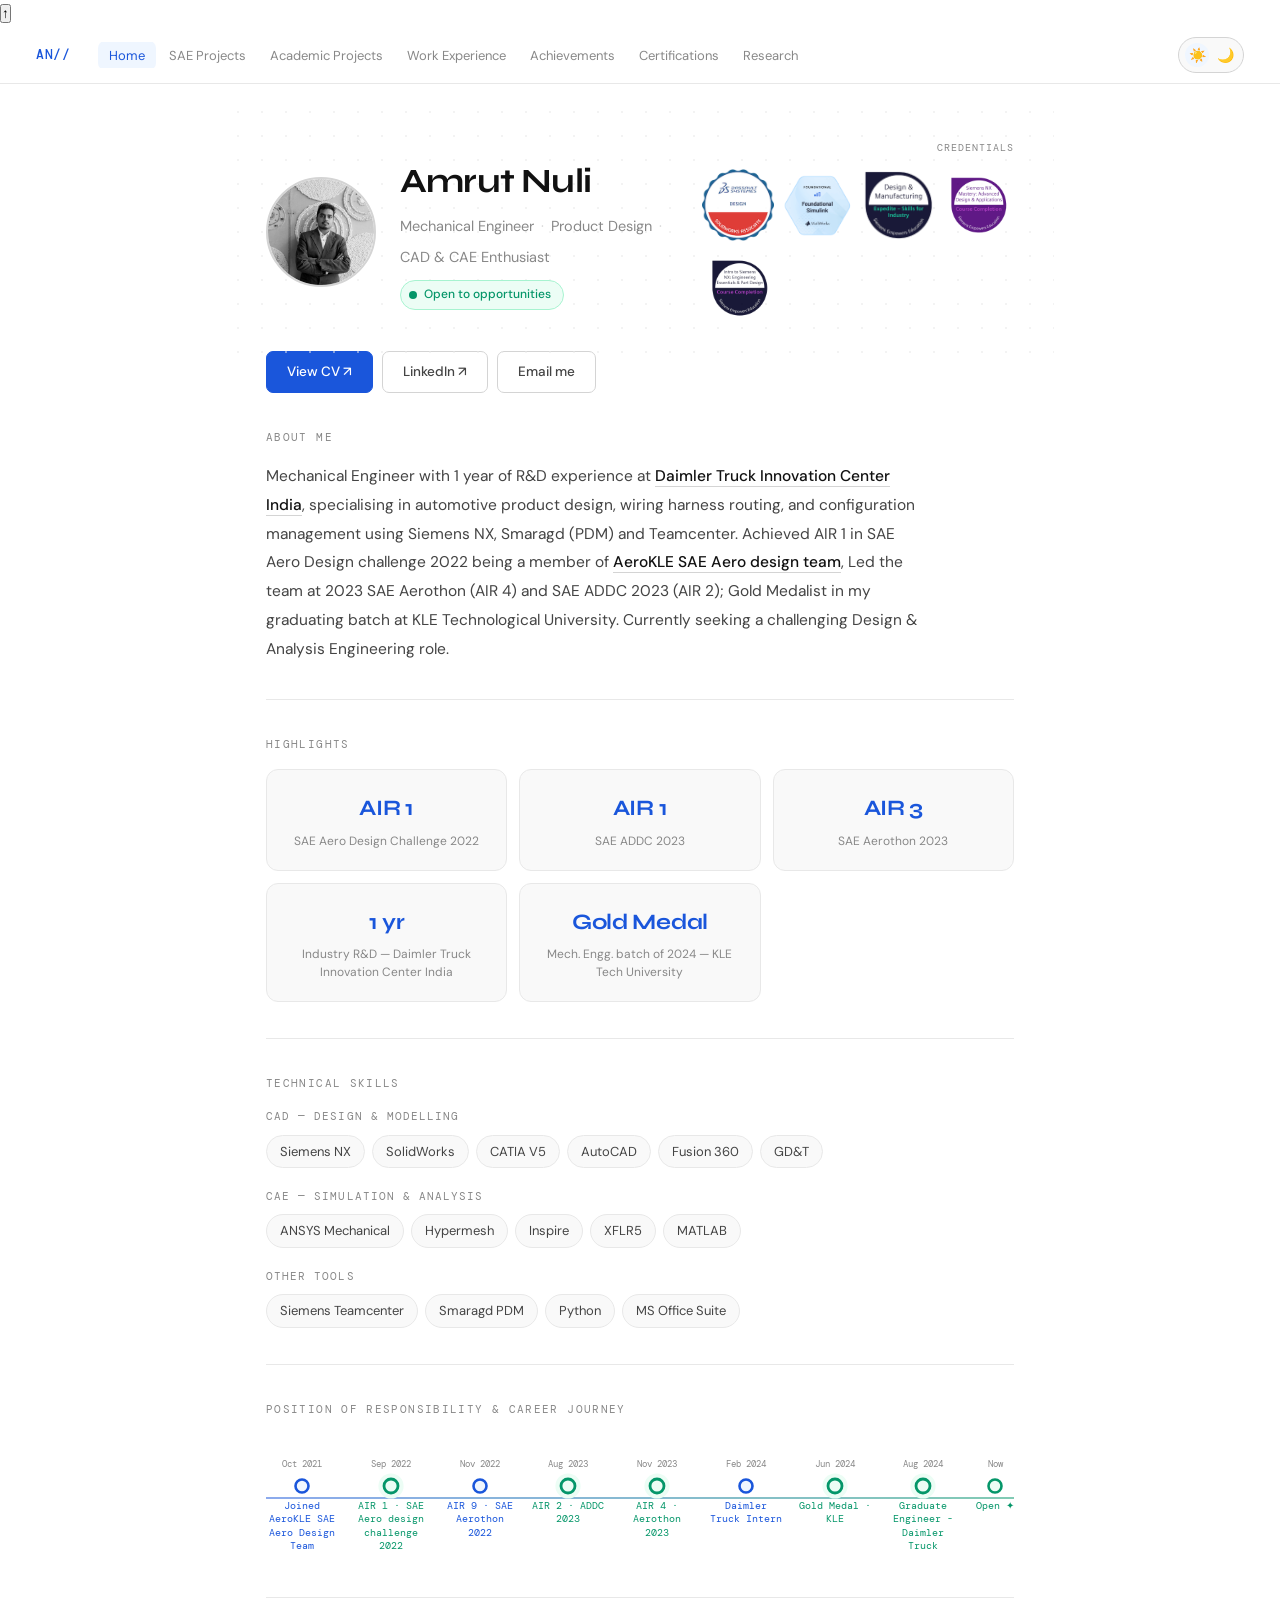
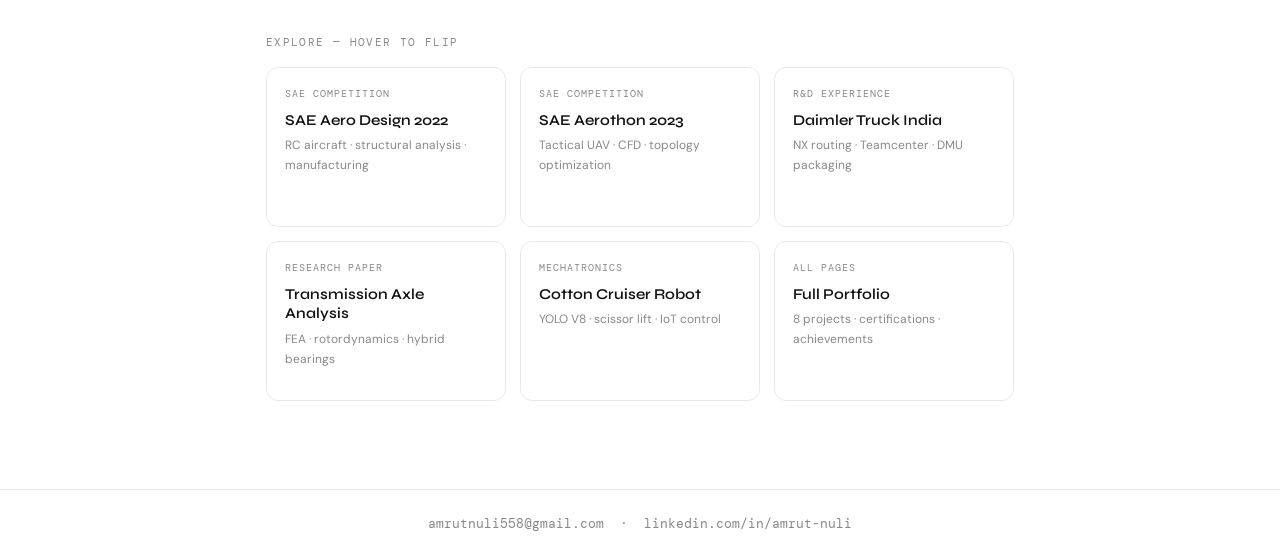
<file: index.html>
<!DOCTYPE html>
<html lang="en">
<head>
  <meta charset="UTF-8"/>
  <meta name="viewport" content="width=device-width, initial-scale=1.0"/>
  <title>Amrut Nuli — Mechanical Engineer</title>
  <link rel="stylesheet" href="style.css"/>
</head>
  <!-- Engineering crosshair -->
<div class="crosshair-overlay" id="crosshair">
  <div class="crosshair-h"></div>
  <div class="crosshair-v"></div>
  <div class="crosshair-ring"></div>
  <div class="crosshair-coords" id="crosshair-coords">X:000 Y:000</div>
</div>
<body>
<div class="scroll-progress" id="scroll-progress"></div>
<button class="back-to-top" id="back-top" onclick="window.scrollTo({top:0,behavior:'smooth'})" title="Back to top">↑</button>
<nav>
  <a class="nav-brand" href="index.html">AN//</a>
  <ul class="nav-links">
    <li><a href="index.html" class="active">Home</a></li>
    <li><a href="sae-projects.html">SAE Projects</a></li>
    <li><a href="academic-projects.html">Academic Projects</a></li>
    <li><a href="work-experience.html">Work Experience</a></li>
    <li><a href="achievements.html">Achievements</a></li>
    <li><a href="certifications.html">Certifications</a></li>
    <li><a href="research.html">Research</a></li>
  </ul>
  <button class="theme-toggle" onclick="toggleTheme()" id="theme-btn" title="Toggle dark/light mode">
    <span class="theme-toggle-icon" id="icon-light">☀️</span>
    <span class="theme-toggle-icon" id="icon-dark">🌙</span>
  </button>
</nav>

<main class="page">

  <!-- ── HERO ── -->
<!-- ── HERO ── -->
  <div class="hero-row hero-bg">

    <!-- Profile photo -->
    <div class="avatar-wrap" style="width:110px; height:110px;">
      <img src="images/profile/photo.jpg" alt="Amrut Nuli"
           onerror="this.style.display='none'; this.nextElementSibling.style.display='flex'"/>
      <div class="avatar-initials" style="display:none;">AN</div>
    </div>

    <!-- Name + title -->
   <!-- Name + title -->
    <div style="flex:1; min-width:0;">
      <div class="hero-name">Amrut Nuli</div>
     <div class="hero-title-line">
        <span>Mechanical Engineer</span>
        <span class="hero-dot">·</span>
        <span>Product Design</span>
        <span class="hero-dot">·</span>
        <span>CAD &amp; CAE Enthusiast</span>
      </div>
      <div class="open-to-work">
        <span class="pulse-dot"></span>
        Open to opportunities
      </div>
    </div>

<!-- Credential badges — right aligned -->
<div style="display:flex; flex-direction:column; align-items:flex-end;
            gap:10px; flex-shrink:0;">
  <div style="font-size:10px; font-family:'DM Mono',monospace;
              text-transform:uppercase; letter-spacing:0.1em;
              color:var(--text3); text-align:right; margin-bottom:2px;">
    Credentials
  </div>

  <!-- Row 1 — 4 badges -->
  <div style="display:grid; grid-template-columns:repeat(4, 72px); gap:8px;">

    <a href="https://www.credly.com/badges/6abbfff7-89fe-4c32-a767-18a393b9e136"
       target="_blank" title="Click to verify on Credly">
      <img src="images/badges/badge-1.png" alt="Credential Badge 1"
           style="width:72px; height:72px; object-fit:contain; display:block;
                  transition:transform 0.2s, opacity 0.2s; opacity:0.9;"
           onmouseover="this.style.transform='scale(1.1)'; this.style.opacity='1'"
           onmouseout="this.style.transform='scale(1)'; this.style.opacity='0.9'"/>
    </a>

    <a href="https://www.credly.com/badges/c53f338e-df03-4ca5-ad99-1e9cc7ef1392"
       target="_blank" title="Click to verify on Credly">
      <img src="images/badges/badge-2.png" alt="Credential Badge 2"
           style="width:72px; height:72px; object-fit:contain; display:block;
                  transition:transform 0.2s, opacity 0.2s; opacity:0.9;"
           onmouseover="this.style.transform='scale(1.1)'; this.style.opacity='1'"
           onmouseout="this.style.transform='scale(1)'; this.style.opacity='0.9'"/>
    </a>

    <a href="https://www.credly.com/badges/e3f181ad-5f9e-4975-9733-bbbe692f7ce8"
       target="_blank" title="Click to verify on Credly">
      <img src="images/badges/badge-3.png" alt="Credential Badge 3"
           style="width:72px; height:72px; object-fit:contain; display:block;
                  transition:transform 0.2s, opacity 0.2s; opacity:0.9;"
           onmouseover="this.style.transform='scale(1.1)'; this.style.opacity='1'"
           onmouseout="this.style.transform='scale(1)'; this.style.opacity='0.9'"/>
    </a>

    <a href="https://www.credly.com/badges/d7712d7a-e00e-4a6d-b350-fc04dd3a1cb3"
       target="_blank" title="Click to verify on Credly">
      <img src="images/badges/badge-4.png" alt="Credential Badge 4"
           style="width:72px; height:72px; object-fit:contain; display:block;
                  transition:transform 0.2s, opacity 0.2s; opacity:0.9;"
           onmouseover="this.style.transform='scale(1.1)'; this.style.opacity='1'"
           onmouseout="this.style.transform='scale(1)'; this.style.opacity='0.9'"/>
    </a>

  </div>

  <!-- Row 2 — remaining badges -->
  <div style="display:grid; grid-template-columns:repeat(4, 72px); gap:8px;">

    <a href="https://www.credly.com/badges/d7712d7a-e00e-4a6d-b350-fc04dd3a1cb3"
       target="_blank" title="Click to verify on Credly">
      <img src="images/badges/badge-5.png" alt="Credential Badge 5"
           style="width:72px; height:72px; object-fit:contain; display:block;
                  transition:transform 0.2s, opacity 0.2s; opacity:0.9;"
           onmouseover="this.style.transform='scale(1.1)'; this.style.opacity='1'"
           onmouseout="this.style.transform='scale(1)'; this.style.opacity='0.9'"/>
    </a>

    <!-- Add more badges here in row 2 if needed, same pattern -->

  </div>

</div>

</div>
  <!-- ── END HERO ROW ── -->

  <!-- ── CTAs ── -->
  <div class="btn-row">
    <a class="btn primary" href="https://www.papermark.com/view/cmmp3pbql000fjv04pdbtxovd" target="_blank">View CV ↗</a>
    <a class="btn" href="https://www.linkedin.com/in/amrut-nuli/" target="_blank">LinkedIn ↗</a>
    <a class="btn" href="mailto:amrutnuli558@gmail.com">Email me</a>
  </div>
  

  <!-- ── ABOUT ── -->
  <div class="label">About me</div>
  <p style="font-size:15.5px; color:var(--text2); line-height:1.85; max-width:660px;">
    Mechanical Engineer with 1 year of R&amp;D experience at
    <a href="work-experience.html" style="color:var(--text); border-bottom:1px solid var(--border2); text-decoration:none; font-weight:500;">Daimler Truck Innovation Center India</a>,
    specialising in automotive product design, wiring harness routing, and configuration management
    using Siemens NX, Smaragd (PDM) and Teamcenter. Achieved AIR 1 in SAE Aero Design challenge 2022
    being a member of
    <a href="https://aerokle.in/" style="color:var(--text); border-bottom:1px solid var(--border2); text-decoration:none; font-weight:500;">AeroKLE SAE Aero design team</a>,
    Led the team at 2023 SAE Aerothon (AIR 4) and SAE ADDC 2023 (AIR 2); Gold Medalist in my graduating
    batch at KLE Technological University. Currently seeking a challenging Design &amp; Analysis Engineering role.
  </p>

  <hr/>

  <!-- ── HIGHLIGHTS ── -->
<!-- ── HIGHLIGHTS ── -->
  <div class="label">Highlights</div>
  <div class="stats-grid" id="stats-grid">

    <!-- Card 1: SAE ADC 2022 — Lift/Drag curve -->
    <div class="stat-card" id="hud-adc">
      <canvas id="canvas-adc"></canvas>
      <span class="hud-label">L/D · payload</span>
      <div class="stat-val" data-target="1" data-prefix="AIR ">AIR —</div>
      <div class="stat-desc">SAE Aero Design Challenge 2022</div>
    </div>

    <!-- Card 2: ADDC 2023 — Quadcopter rotor pulse -->
    <div class="stat-card" id="hud-addc">
      <canvas id="canvas-addc"></canvas>
      <span class="hud-label">rotor · thrust</span>
      <div class="stat-val" data-target="2" data-prefix="AIR ">AIR —</div>
      <div class="stat-desc">SAE ADDC 2023</div>
    </div>

    <!-- Card 3: Aerothon 2023 — Mission trajectory -->
    <div class="stat-card" id="hud-aerothon">
      <canvas id="canvas-aerothon"></canvas>
      <span class="hud-label">mission · path</span>
      <div class="stat-val" data-target="4" data-prefix="AIR ">AIR —</div>
      <div class="stat-desc">SAE Aerothon 2023</div>
    </div>

    <!-- Card 4: Daimler — Wiring harness schematic -->
    <div class="stat-card" id="hud-daimler">
      <canvas id="canvas-daimler"></canvas>
      <span class="hud-label">harness · variants</span>
      <div class="stat-val" data-target="1" data-prefix="" data-suffix=" yr">— yr</div>
      <div class="stat-desc">Industry R&amp;D — Daimler Truck Innovation Center India</div>
    </div>

    <!-- Card 5: Gold Medal — Rank waveform -->
    <div class="stat-card" id="hud-medal">
      <canvas id="canvas-medal"></canvas>
      <span class="hud-label">batch · rank</span>
      <div class="stat-val" data-text="Gold Medal">—</div>
      <div class="stat-desc">Mech. Engg. batch of 2024 — KLE Tech University</div>
    </div>

  </div>
  <hr/>

 <!-- ── SKILLS ── -->
  <div class="label">Technical skills</div>

  <div class="skill-section">
    <div class="skill-label">CAD — Design &amp; Modelling</div>
    <div class="pill-row">
      <span class="pill">Siemens NX</span>
      <span class="pill">SolidWorks</span>
      <span class="pill">CATIA V5</span>
      <span class="pill">AutoCAD</span>
      <span class="pill">Fusion 360</span>
      <span class="pill">GD&amp;T</span>
    </div>
  </div>

  <div class="skill-section">
    <div class="skill-label">CAE — Simulation &amp; Analysis</div>
    <div class="pill-row">
      <span class="pill">ANSYS Mechanical</span>
      <span class="pill">Hypermesh</span>
      <span class="pill">Inspire</span>
      <span class="pill">XFLR5</span>
      <span class="pill">MATLAB</span>
    </div>
  </div>

  <div class="skill-section">
    <div class="skill-label">Other tools</div>
    <div class="pill-row">
      <span class="pill">Siemens Teamcenter</span>
      <span class="pill">Smaragd PDM</span>
      <span class="pill">Python</span>
      <span class="pill">MS Office Suite</span>
    </div>
  </div>

  <hr/>

 <!-- ── CAREER TIMELINE ── -->
  <div class="label">Position of responsibility & Career journey</div>
  <div class="career-timeline" id="career-tl">
    <div class="career-line"><div class="career-line-fill" id="career-fill"></div></div>
    <div class="career-nodes">

      <div class="career-node active" title="SAE Aero Design Team joined">
        <div class="career-node-date">Oct 2021</div>
        <div class="career-node-dot"></div>
        <div class="career-node-label">Joined AeroKLE SAE Aero Design Team</div>
      </div>

      <div class="career-node highlight" title="AIR 1 — SAE Aero Design Challenge">
        <div class="career-node-date">Sep 2022</div>
        <div class="career-node-dot"></div>
        <div class="career-node-label">AIR 1 · SAE Aero design challenge 2022</div>
      </div>

      <div class="career-node active" title="SAE Aerothon 2022">
        <div class="career-node-date">Nov 2022</div>
        <div class="career-node-dot"></div>
        <div class="career-node-label">AIR 9 · SAE Aerothon 2022</div>
      </div>

      <div class="career-node highlight" title="AIR 2 — SAE ADDC 2023">
        <div class="career-node-date">Aug 2023</div>
        <div class="career-node-dot"></div>
        <div class="career-node-label">AIR 2 · ADDC 2023</div>
      </div>

      <div class="career-node highlight" title="AIR 4 — SAE Aerothon 2023">
        <div class="career-node-date">Nov 2023</div>
        <div class="career-node-dot"></div>
        <div class="career-node-label">AIR 4 · Aerothon 2023</div>
      </div>

      <div class="career-node active" title="Engineering Intern — Daimler Truck">
        <div class="career-node-date">Feb 2024</div>
        <div class="career-node-dot"></div>
        <div class="career-node-label">Daimler Truck Intern</div>
      </div>

      <div class="career-node highlight" title="Gold Medal — KLE Tech University">
        <div class="career-node-date">Jun 2024</div>
        <div class="career-node-dot"></div>
        <div class="career-node-label">Gold Medal · KLE</div>
      </div>

      <div class="career-node highlight" title="Graduate Engineer Trainee — Daimler Truck">
        <div class="career-node-date">Aug 2024</div>
        <div class="career-node-dot"></div>
        <div class="career-node-label">Graduate Engineer - Daimler Truck</div>
      </div>

      <div class="career-node active" title="Open to opportunities">
        <div class="career-node-date">Now</div>
        <div class="career-node-dot" style="border-color:var(--green); background:var(--green-dim); animation: pulse-ring 1.8s ease-out infinite;"></div>
        <div class="career-node-label" style="color:var(--green);">Open ✦</div>
      </div>

    </div>
  </div>

  <hr/>

  <!-- ── FLIP PROJECT CARDS ── -->
  <div class="label">Explore — hover to flip</div>
  <div class="flip-grid">

    <div class="flip-card">
      <div class="flip-card-inner">
        <div class="flip-front">
          <div class="flip-front-type">SAE Competition</div>
          <div class="flip-front-title">SAE Aero Design 2022</div>
          <div class="flip-front-sub">RC aircraft · structural analysis · manufacturing</div>
        </div>
        <div class="flip-back">
          <div class="flip-back-result">AIR 1 🏆</div>
          <div class="flip-back-desc">9 kg payload · 15.4% flexural strength gain · composite spar innovation</div>
          <a class="flip-back-link" href="sae-projects.html">View project →</a>
        </div>
      </div>
    </div>

    <div class="flip-card">
      <div class="flip-card-inner">
        <div class="flip-front">
          <div class="flip-front-type">SAE Competition</div>
          <div class="flip-front-title">SAE Aerothon 2023</div>
          <div class="flip-front-sub">Tactical UAV · CFD · topology optimization</div>
        </div>
        <div class="flip-back">
          <div class="flip-back-result">AIR 4</div>
          <div class="flip-back-desc">T/W &gt;2.0 · −40% component weight · −65% print time</div>
          <a class="flip-back-link" href="sae-projects.html">View project →</a>
        </div>
      </div>
    </div>

    <div class="flip-card">
      <div class="flip-card-inner">
        <div class="flip-front">
          <div class="flip-front-type">R&amp;D Experience</div>
          <div class="flip-front-title">Daimler Truck India</div>
          <div class="flip-front-sub">NX routing · Teamcenter · DMU packaging</div>
        </div>
        <div class="flip-back">
          <div class="flip-back-result">1 yr</div>
          <div class="flip-back-desc">10+ vehicle variants · LHD/RHD harness layouts · release workflows</div>
          <a class="flip-back-link" href="work-experience.html">View experience →</a>
        </div>
      </div>
    </div>

    <div class="flip-card">
      <div class="flip-card-inner">
        <div class="flip-front">
          <div class="flip-front-type">Research Paper</div>
          <div class="flip-front-title">Transmission Axle Analysis</div>
          <div class="flip-front-sub">FEA · rotordynamics · hybrid bearings</div>
        </div>
        <div class="flip-back">
          <div class="flip-back-result">ICAPSM 2024</div>
          <div class="flip-back-desc">−18.38% deformation · −4.59% frequency · MAM hybrid config</div>
          <a class="flip-back-link" href="research.html">View research →</a>
        </div>
      </div>
    </div>

    <div class="flip-card">
      <div class="flip-card-inner">
        <div class="flip-front">
          <div class="flip-front-type">Mechatronics</div>
          <div class="flip-front-title">Cotton Cruiser Robot</div>
          <div class="flip-front-sub">YOLO V8 · scissor lift · IoT control</div>
        </div>
        <div class="flip-back">
          <div class="flip-back-result">Prototype ✓</div>
          <div class="flip-back-desc">Real-time cotton detection · 207–773 mm lift stroke · 33% cost reduction</div>
          <a class="flip-back-link" href="academic-projects.html">View project →</a>
        </div>
      </div>
    </div>

    <div class="flip-card">
      <div class="flip-card-inner">
        <div class="flip-front">
          <div class="flip-front-type">All pages</div>
          <div class="flip-front-title">Full Portfolio</div>
          <div class="flip-front-sub">8 projects · certifications · achievements</div>
        </div>
        <div class="flip-back" style="background:var(--green-dim); border-color:var(--green-border);">
          <div class="flip-back-result" style="color:var(--green);">Explore</div>
          <div class="flip-back-desc">Navigate all sections using the menu above ↑</div>
          <a class="flip-back-link" href="achievements.html" style="color:var(--green); border-color:var(--green-border);">View achievements →</a>
        </div>
      </div>
    </div>

  </div>

</main>

</main>

<footer>
  amrutnuli558@gmail.com &nbsp;·&nbsp;
  <a href="https://www.linkedin.com/in/amrut-nuli/" target="_blank">linkedin.com/in/amrut-nuli</a>
</footer>
<script>
  /* ── THEME ── */
  function applyTheme(dark) {
    document.body.classList.toggle('dark', dark);
    document.getElementById('icon-light').classList.toggle('active', !dark);
    document.getElementById('icon-dark').classList.toggle('active', dark);
  }
  function toggleTheme() {
    const isDark = document.body.classList.contains('dark');
    localStorage.setItem('theme', isDark ? 'light' : 'dark');
    applyTheme(!isDark);
  }
  (function() {
    const saved = localStorage.getItem('theme');
    if (saved === 'dark') applyTheme(true);
    else applyTheme(false);
  })();


  /* ── ANIMATED COUNTERS ── */
  (function() {
    let triggered = false;
    function animateCounters() {
      if (triggered) return;
      const grid = document.getElementById('stats-grid');
      if (!grid) return;
      const rect = grid.getBoundingClientRect();
      if (rect.top > window.innerHeight * 0.85) return;
      triggered = true;

      grid.querySelectorAll('.stat-val[data-target]').forEach(function(el) {
        const target = parseInt(el.dataset.target);
        const prefix = el.dataset.prefix || '';
        const suffix = el.dataset.suffix || '';
        const duration = 900;
        const steps = 30;
        let step = 0;
        const timer = setInterval(function() {
          step++;
          const val = Math.round(target * step / steps);
          el.textContent = prefix + val + suffix;
          if (step >= steps) {
            clearInterval(timer);
            el.textContent = prefix + target + suffix;
          }
        }, duration / steps);
      });

      /* text-only stat (Gold Medal) — typewriter effect */
      grid.querySelectorAll('.stat-val[data-text]').forEach(function(el) {
        const text = el.dataset.text;
        let i = 0;
        el.textContent = '';
        const t = setInterval(function() {
          el.textContent += text[i];
          i++;
          if (i >= text.length) clearInterval(t);
        }, 60);
      });
    }

    window.addEventListener('scroll', animateCounters, { passive: true });
    setTimeout(animateCounters, 300);
  })();
  /* ══════════════════════════════════════════
     TELEMETRY HUD CANVAS ANIMATIONS
  ══════════════════════════════════════════ */
  (function() {

    var isDark = function() {
      return document.body.classList.contains('dark');
    };
    var C = function(hex, a) {
      /* convert hex to rgba */
      var r = parseInt(hex.slice(1,3),16);
      var g = parseInt(hex.slice(3,5),16);
      var b = parseInt(hex.slice(5,7),16);
      return 'rgba('+r+','+g+','+b+','+(a||1)+')';
    };
    var accentLight = '#1a56db';
    var accentDark  = '#4a9eff';
    var greenLight  = '#059669';
    var greenDark   = '#3ecf8e';
    var getAccent = function() { return isDark() ? accentDark : accentLight; };
    var getGreen  = function() { return isDark() ? greenDark  : greenLight; };

    /* ── helper: resize canvas to match CSS size ── */
    function sizeCanvas(c) {
      var rect = c.parentElement.getBoundingClientRect();
      c.width  = rect.width  || 180;
      c.height = rect.height || 110;
    }

    /* ════════════════════════════════════
       CARD 1 — SAE ADC: Lift/Drag curve
    ════════════════════════════════════ */
    (function() {
      var card   = document.getElementById('hud-adc');
      var canvas = document.getElementById('canvas-adc');
      if (!card || !canvas) return;
      var anim, prog = 0, running = false;

      function draw(p) {
        sizeCanvas(canvas);
        var ctx = canvas.getContext('2d');
        var W = canvas.width, H = canvas.height;
        ctx.clearRect(0,0,W,H);
        var acc = getAccent();
        var grn = getGreen();

        /* grid lines */
        ctx.strokeStyle = C(acc, 0.08);
        ctx.lineWidth = 0.5;
        for (var i=1; i<4; i++) {
          ctx.beginPath(); ctx.moveTo(W*i/4,0); ctx.lineTo(W*i/4,H); ctx.stroke();
          ctx.beginPath(); ctx.moveTo(0,H*i/4); ctx.lineTo(W,H*i/4); ctx.stroke();
        }

        /* L/D curve (bell curve shape) */
        ctx.beginPath();
        ctx.strokeStyle = C(acc, 0.7);
        ctx.lineWidth = 1.5;
        var pts = Math.floor(60 * p);
        for (var xi=0; xi<=pts; xi++) {
          var t = xi / 60;
          var x = W * 0.08 + t * W * 0.84;
          /* bell peak at t=0.4 */
          var y = H*0.85 - (H*0.65) * Math.exp(-Math.pow((t-0.4)*3.5,2));
          if (xi===0) ctx.moveTo(x,y); else ctx.lineTo(x,y);
        }
        ctx.stroke();

        /* payload bar */
        var barW = W * 0.55 * p;
        ctx.fillStyle = C(grn, 0.25);
        ctx.fillRect(W*0.08, H*0.1, barW, H*0.12);
        ctx.strokeStyle = C(grn, 0.6);
        ctx.lineWidth = 1;
        ctx.strokeRect(W*0.08, H*0.1, W*0.55, H*0.12);

        /* labels */
        ctx.font = '7px DM Mono, monospace';
        ctx.fillStyle = C(acc, 0.5);
        ctx.fillText('L/D', W*0.08, H*0.97);
        ctx.fillStyle = C(grn, 0.6);
        ctx.fillText('9kg payload', W*0.08, H*0.09);

        /* axis arrows */
        ctx.strokeStyle = C(acc, 0.2);
        ctx.lineWidth = 0.8;
        ctx.beginPath(); ctx.moveTo(W*0.06,H*0.9); ctx.lineTo(W*0.94,H*0.9); ctx.stroke();
        ctx.beginPath(); ctx.moveTo(W*0.06,H*0.9); ctx.lineTo(W*0.06,H*0.08); ctx.stroke();
      }

      function animate() {
        prog += 0.022;
        if (prog >= 1) { prog = 1; running = false; draw(prog); return; }
        draw(prog);
        anim = requestAnimationFrame(animate);
      }

      card.addEventListener('mouseenter', function() {
        cancelAnimationFrame(anim);
        prog = 0; running = true;
        animate();
      });
      card.addEventListener('mouseleave', function() {
        cancelAnimationFrame(anim);
        running = false;
        var ctx = canvas.getContext('2d');
        /* fade out */
        var fo = 1;
        function fadeOut() {
          sizeCanvas(canvas);
          ctx.clearRect(0,0,canvas.width,canvas.height);
          if (fo > 0) { draw(prog); ctx.globalAlpha = fo; fo -= 0.08; requestAnimationFrame(fadeOut); }
          else { ctx.clearRect(0,0,canvas.width,canvas.height); ctx.globalAlpha=1; }
        }
        fadeOut();
      });
    })();

    /* ════════════════════════════════════
       CARD 2 — ADDC: Quadcopter rotors
    ════════════════════════════════════ */
    (function() {
      var card   = document.getElementById('hud-addc');
      var canvas = document.getElementById('canvas-addc');
      if (!card || !canvas) return;
      var anim, angle = 0, running = false;

      function draw(ang) {
        sizeCanvas(canvas);
        var ctx = canvas.getContext('2d');
        var W = canvas.width, H = canvas.height;
        ctx.clearRect(0,0,W,H);
        var acc = getAccent();
        var grn = getGreen();

        /* frame arms */
        var cx = W/2, cy = H*0.52;
        var armLen = Math.min(W,H)*0.28;
        var arms = [45,135,225,315];
        ctx.strokeStyle = C(acc, 0.25);
        ctx.lineWidth = 1.5;
        arms.forEach(function(a) {
          var rad = a * Math.PI/180;
          ctx.beginPath();
          ctx.moveTo(cx,cy);
          ctx.lineTo(cx + Math.cos(rad)*armLen, cy + Math.sin(rad)*armLen);
          ctx.stroke();
        });

        /* centre body */
        ctx.fillStyle = C(acc, 0.15);
        ctx.beginPath(); ctx.arc(cx,cy,6,0,Math.PI*2); ctx.fill();
        ctx.strokeStyle = C(acc,0.4);
        ctx.lineWidth=1;
        ctx.stroke();

        /* spinning rotors at each arm end */
        arms.forEach(function(a) {
          var rad = a * Math.PI/180;
          var rx = cx + Math.cos(rad)*armLen;
          var ry = cy + Math.sin(rad)*armLen;
          var r = Math.min(W,H)*0.14;

          /* rotor blur circle */
          ctx.strokeStyle = C(grn, 0.15);
          ctx.lineWidth = 3;
          ctx.beginPath(); ctx.arc(rx,ry,r,0,Math.PI*2); ctx.stroke();

          /* rotor blade lines */
          for (var b=0; b<3; b++) {
            var bAng = ang + b*(Math.PI*2/3);
            ctx.strokeStyle = C(acc, 0.55);
            ctx.lineWidth = 1.2;
            ctx.beginPath();
            ctx.moveTo(rx,ry);
            ctx.lineTo(rx + Math.cos(bAng)*r, ry + Math.sin(bAng)*r);
            ctx.stroke();
          }

          /* thrust pulse ring */
          var pulse = (Math.sin(ang*2 + a) + 1) * 0.5;
          ctx.strokeStyle = C(grn, 0.12 + pulse*0.15);
          ctx.lineWidth = 1;
          ctx.beginPath();
          ctx.arc(rx,ry, r + pulse*5, 0, Math.PI*2);
          ctx.stroke();
        });

        /* T/W label */
        ctx.font = '7px DM Mono, monospace';
        ctx.fillStyle = C(grn, 0.6);
        ctx.fillText('T/W > 2.0', W*0.06, H*0.94);
        ctx.fillStyle = C(acc, 0.4);
        ctx.fillText('< 1.8 kg', W*0.65, H*0.94);
      }

      function animate() {
        if (!running) return;
        angle += 0.12;
        draw(angle);
        anim = requestAnimationFrame(animate);
      }

      card.addEventListener('mouseenter', function() {
        cancelAnimationFrame(anim);
        running = true;
        animate();
      });
      card.addEventListener('mouseleave', function() {
        running = false;
        cancelAnimationFrame(anim);
        var ctx = canvas.getContext('2d');
        ctx.clearRect(0,0,canvas.width,canvas.height);
      });
    })();

    /* ════════════════════════════════════
       CARD 3 — AEROTHON: Mission path
    ════════════════════════════════════ */
    (function() {
      var card   = document.getElementById('hud-aerothon');
      var canvas = document.getElementById('canvas-aerothon');
      if (!card || !canvas) return;
      var anim, prog = 0, running = false;

      /* mission waypoints (normalised 0-1) */
      var waypoints = [
        {x:0.1, y:0.85, label:'T/O'},
        {x:0.25,y:0.35, label:'Climb'},
        {x:0.45,y:0.2,  label:'Search'},
        {x:0.6, y:0.3,  label:'Drop'},
        {x:0.75,y:0.55, label:'RTB'},
        {x:0.9, y:0.85, label:'Land'},
      ];

      function draw(p) {
        sizeCanvas(canvas);
        var ctx = canvas.getContext('2d');
        var W = canvas.width, H = canvas.height;
        ctx.clearRect(0,0,W,H);
        var acc = getAccent();
        var grn = getGreen();

        /* ground line */
        ctx.strokeStyle = C(acc, 0.15);
        ctx.lineWidth = 0.8;
        ctx.setLineDash([3,4]);
        ctx.beginPath();
        ctx.moveTo(W*0.05, H*0.88);
        ctx.lineTo(W*0.95, H*0.88);
        ctx.stroke();
        ctx.setLineDash([]);

        /* total path length for progress */
        var totalPts = waypoints.length - 1;
        var globalProgress = p * totalPts;

        /* draw completed segments */
        ctx.strokeStyle = C(acc, 0.65);
        ctx.lineWidth = 1.5;
        ctx.beginPath();
        for (var i=0; i<waypoints.length; i++) {
          var segProgress = Math.min(Math.max(globalProgress - i, 0), 1);
          if (i === 0) {
            ctx.moveTo(waypoints[0].x*W, waypoints[0].y*H);
          }
          if (i > 0 && globalProgress >= i-1) {
            var prev = waypoints[i-1];
            var curr = waypoints[i];
            var px = prev.x*W + (curr.x - prev.x)*W * Math.min(globalProgress-(i-1),1);
            var py = prev.y*H + (curr.y - prev.y)*H * Math.min(globalProgress-(i-1),1);
            ctx.lineTo(px, py);
          }
        }
        ctx.stroke();

        /* waypoint dots */
        waypoints.forEach(function(wp, i) {
          var reached = globalProgress >= i;
          if (!reached) return;
          var dotProgress = Math.min(globalProgress - i + 0.3, 1);
          ctx.fillStyle = C(i===3 ? grn : acc, reached ? 0.9 : 0.3);
          ctx.beginPath();
          ctx.arc(wp.x*W, wp.y*H, 3*dotProgress, 0, Math.PI*2);
          ctx.fill();

          /* drop icon at waypoint 3 */
          if (i===3 && reached) {
            ctx.strokeStyle = C(grn, 0.7);
            ctx.lineWidth = 1;
            ctx.beginPath();
            ctx.moveTo(wp.x*W, wp.y*H+4);
            ctx.lineTo(wp.x*W, wp.y*H+10);
            ctx.stroke();
            ctx.fillStyle = C(grn, 0.7);
            ctx.beginPath();
            ctx.arc(wp.x*W, wp.y*H+12, 2, 0, Math.PI*2);
            ctx.fill();
          }

          /* label */
          if (dotProgress > 0.5) {
            ctx.font = '7px DM Mono, monospace';
            ctx.fillStyle = C(acc, 0.45);
            ctx.fillText(wp.label, wp.x*W - 6, wp.y*H - 6);
          }
        });

        /* UAV icon at current position */
        var curSeg = Math.min(Math.floor(globalProgress), totalPts-1);
        var segFrac = Math.min(globalProgress - curSeg, 1);
        var wx = waypoints[curSeg].x*W + (waypoints[curSeg+1].x - waypoints[curSeg].x)*W*segFrac;
        var wy = waypoints[curSeg].y*H + (waypoints[curSeg+1].y - waypoints[curSeg].y)*H*segFrac;
        if (globalProgress < totalPts) {
          ctx.fillStyle = C(acc, 0.9);
          ctx.beginPath();
          ctx.arc(wx, wy, 3.5, 0, Math.PI*2);
          ctx.fill();
          /* pulse */
          ctx.strokeStyle = C(acc, 0.3);
          ctx.lineWidth = 1;
          ctx.beginPath();
          ctx.arc(wx, wy, 6 + Math.sin(Date.now()*0.008)*2, 0, Math.PI*2);
          ctx.stroke();
        }
      }

      function animate() {
        if (!running) return;
        prog += 0.012;
        if (prog > 1.05) prog = 0; /* loop */
        draw(Math.min(prog,1));
        anim = requestAnimationFrame(animate);
      }

      card.addEventListener('mouseenter', function() {
        cancelAnimationFrame(anim);
        prog = 0; running = true;
        animate();
      });
      card.addEventListener('mouseleave', function() {
        running = false;
        cancelAnimationFrame(anim);
        canvas.getContext('2d').clearRect(0,0,canvas.width,canvas.height);
      });
    })();

    /* ════════════════════════════════════
       CARD 4 — DAIMLER: Harness schematic
    ════════════════════════════════════ */
    (function() {
      var card   = document.getElementById('hud-daimler');
      var canvas = document.getElementById('canvas-daimler');
      if (!card || !canvas) return;
      var anim, prog = 0, running = false;
      var variantCount = 0;

      /* harness node layout */
      var nodes = [
        {x:0.12,y:0.5,  label:'ECU'},
        {x:0.35,y:0.25, label:'FLR'},
        {x:0.35,y:0.75, label:'RHD'},
        {x:0.6, y:0.2,  label:'LHD'},
        {x:0.6, y:0.5,  label:'CAN'},
        {x:0.6, y:0.8,  label:'GND'},
        {x:0.85,y:0.35, label:'J1'},
        {x:0.85,y:0.65, label:'J2'},
      ];
      var edges = [[0,1],[0,2],[1,3],[1,4],[2,4],[2,5],[4,6],[4,7],[3,6],[5,7]];

      function draw(p) {
        sizeCanvas(canvas);
        var ctx = canvas.getContext('2d');
        var W = canvas.width, H = canvas.height;
        ctx.clearRect(0,0,W,H);
        var acc = getAccent();
        var grn = getGreen();

        /* draw edges progressively */
        var totalEdges = edges.length;
        var edgeProgress = p * totalEdges;

        edges.forEach(function(e, i) {
          var ep = Math.min(Math.max(edgeProgress - i, 0), 1);
          if (ep <= 0) return;
          var n1 = nodes[e[0]], n2 = nodes[e[1]];
          var x1=n1.x*W, y1=n1.y*H;
          var x2=n1.x*W+(n2.x-n1.x)*W*ep;
          var y2=n1.y*H+(n2.y-n1.y)*H*ep;
          /* signal pulse */
          var pulse = Math.sin(Date.now()*0.004 + i) * 0.5 + 0.5;
          ctx.strokeStyle = C(acc, 0.2 + pulse*0.3);
          ctx.lineWidth = 1;
          ctx.setLineDash([2,3]);
          ctx.beginPath(); ctx.moveTo(x1,y1); ctx.lineTo(x2,y2); ctx.stroke();
          ctx.setLineDash([]);
        });

        /* draw nodes */
        nodes.forEach(function(n, i) {
          var np = Math.min(Math.max((p * totalEdges) - i*0.5, 0), 1);
          if (np <= 0) return;
          var pulse = Math.sin(Date.now()*0.005 + i*1.3) * 0.5 + 0.5;
          ctx.fillStyle = C(i===4 ? grn : acc, 0.12 + pulse*0.08);
          ctx.strokeStyle = C(i===4 ? grn : acc, 0.5 + pulse*0.3);
          ctx.lineWidth = 1;
          ctx.beginPath();
          ctx.arc(n.x*W, n.y*H, 4*np, 0, Math.PI*2);
          ctx.fill(); ctx.stroke();
          if (np > 0.7) {
            ctx.font = '6px DM Mono,monospace';
            ctx.fillStyle = C(acc, 0.45);
            ctx.fillText(n.label, n.x*W+5, n.y*H+3);
          }
        });

        /* variant counter */
        ctx.font = 'bold 10px DM Mono,monospace';
        ctx.fillStyle = C(grn, 0.7);
        ctx.fillText(Math.floor(variantCount) + ' variants', W*0.05, H*0.95);
      }

      function animate() {
        if (!running) return;
        prog = Math.min(prog + 0.018, 1);
        if (variantCount < 10) variantCount += 0.4;
        draw(prog);
        if (prog < 1 || variantCount < 10) anim = requestAnimationFrame(animate);
        else {
          /* keep pulsing after complete */
          function pulse() {
            if (!running) return;
            draw(1);
            anim = requestAnimationFrame(pulse);
          }
          pulse();
        }
      }

      card.addEventListener('mouseenter', function() {
        cancelAnimationFrame(anim);
        prog = 0; variantCount = 0; running = true;
        animate();
      });
      card.addEventListener('mouseleave', function() {
        running = false;
        cancelAnimationFrame(anim);
        canvas.getContext('2d').clearRect(0,0,canvas.width,canvas.height);
      });
    })();

    /* ════════════════════════════════════
       CARD 5 — GOLD MEDAL: Rank waveform
    ════════════════════════════════════ */
    (function() {
      var card   = document.getElementById('hud-medal');
      var canvas = document.getElementById('canvas-medal');
      if (!card || !canvas) return;
      var anim, t = 0, running = false;

      function draw(time) {
        sizeCanvas(canvas);
        var ctx = canvas.getContext('2d');
        var W = canvas.width, H = canvas.height;
        ctx.clearRect(0,0,W,H);
        var amb = isDark() ? '#f59e0b' : '#d97706';

        /* waveform — flat then sharp peak at rank #1 */
        ctx.beginPath();
        ctx.strokeStyle = 'rgba(217,119,6,0.55)';
        ctx.lineWidth = 1.5;
        for (var xi=0; xi<W; xi++) {
          var xt = xi / W;
          /* sine noise base */
          var noise = Math.sin(xt*18 + time*0.04)*0.04
                    + Math.sin(xt*7  + time*0.02)*0.06;
          /* sharp spike at 80% */
          var spike = Math.exp(-Math.pow((xt-0.8)*12,2)) * 0.55;
          var y = H*0.7 - (noise + spike) * H;
          if (xi===0) ctx.moveTo(xi,y); else ctx.lineTo(xi,y);
        }
        ctx.stroke();

        /* area fill under spike */
        ctx.beginPath();
        ctx.fillStyle = 'rgba(217,119,6,0.06)';
        for (var xi2=0; xi2<W; xi2++) {
          var xt2 = xi2 / W;
          var noise2 = Math.sin(xt2*18+time*0.04)*0.04 + Math.sin(xt2*7+time*0.02)*0.06;
          var spike2 = Math.exp(-Math.pow((xt2-0.8)*12,2))*0.55;
          var y2 = H*0.7-(noise2+spike2)*H;
          if (xi2===0) ctx.moveTo(xi2,y2); else ctx.lineTo(xi2,y2);
        }
        ctx.lineTo(W,H*0.7); ctx.lineTo(0,H*0.7); ctx.closePath();
        ctx.fill();

        /* #1 annotation */
        ctx.font = 'bold 9px DM Mono,monospace';
        ctx.fillStyle = 'rgba(217,119,6,0.8)';
        ctx.fillText('RANK #1', W*0.72, H*0.13);
        ctx.strokeStyle = 'rgba(217,119,6,0.3)';
        ctx.lineWidth=0.8;
        ctx.setLineDash([2,3]);
        ctx.beginPath();
        ctx.moveTo(W*0.8,H*0.15);
        ctx.lineTo(W*0.8,H*0.7);
        ctx.stroke();
        ctx.setLineDash([]);

        /* CGPA label */
        ctx.font = '7px DM Mono,monospace';
        ctx.fillStyle = 'rgba(217,119,6,0.5)';
        ctx.fillText('9.35 CGPA', W*0.05, H*0.94);
        ctx.fillText('Gold Medalist', W*0.55, H*0.94);
      }

      function animate() {
        if (!running) return;
        t++;
        draw(t);
        anim = requestAnimationFrame(animate);
      }

      card.addEventListener('mouseenter', function() {
        cancelAnimationFrame(anim);
        t=0; running=true;
        animate();
      });
      card.addEventListener('mouseleave', function() {
        running=false;
        cancelAnimationFrame(anim);
        canvas.getContext('2d').clearRect(0,0,canvas.width,canvas.height);
      });
    })();

  })(); /* end HUD */
  /* ══════════════════════════════════
     HERO GRID PARALLAX
  ══════════════════════════════════ */
  (function() {
    var hero = document.querySelector('.hero-bg');
    if (!hero) return;
    hero.addEventListener('mousemove', function(e) {
      var rect = hero.getBoundingClientRect();
      var mx = (e.clientX - rect.left) / rect.width - 0.5;
      var my = (e.clientY - rect.top)  / rect.height - 0.5;
      var pseudo = hero.querySelector('*');
      hero.style.setProperty('--px', (mx * 12) + 'px');
      hero.style.setProperty('--py', (my * 12) + 'px');
    });
  })();

  /* ══════════════════════════════════
     ENGINEERING CROSSHAIR
  ══════════════════════════════════ */
  (function() {
    var ch = document.getElementById('crosshair');
    var coords = document.getElementById('crosshair-coords');
    var heroEl = document.querySelector('.hero-bg');
    if (!ch || !heroEl) return;
    var active = false;

    heroEl.addEventListener('mouseenter', function() {
      active = true;
      ch.classList.add('visible');
      document.body.style.cursor = 'none';
    });
    heroEl.addEventListener('mouseleave', function() {
      active = false;
      ch.classList.remove('visible');
      document.body.style.cursor = '';
    });
    document.addEventListener('mousemove', function(e) {
      if (!active) return;
      ch.style.left = (e.clientX - 14) + 'px';
      ch.style.top  = (e.clientY - 14) + 'px';
      coords.textContent = 'X:' + String(Math.round(e.clientX)).padStart(3,'0')
                         + ' Y:' + String(Math.round(e.clientY)).padStart(3,'0');
    });
  })();

  /* ══════════════════════════════════
     CAREER TIMELINE ANIMATION
  ══════════════════════════════════ */
  (function() {
    var fill = document.getElementById('career-fill');
    var tl   = document.getElementById('career-tl');
    if (!fill || !tl) return;
    var done = false;
    function animate() {
      if (done) return;
      var rect = tl.getBoundingClientRect();
      if (rect.top < window.innerHeight * 0.85) {
        done = true;
        fill.style.width = '100%';
        var nodes = tl.querySelectorAll('.career-node');
        nodes.forEach(function(n, i) {
          setTimeout(function() {
            n.classList.add('active');
          }, i * 150);
        });
      }
    }
    window.addEventListener('scroll', animate, {passive:true});
    setTimeout(animate, 400);
  })();

  /* ══════════════════════════════════
     RADAR CHART
  ══════════════════════════════════ */
  (function() {
    var canvas = document.getElementById('radar-chart');
    if (!canvas) return;
    var ctx = canvas.getContext('2d');
    var axes = [
      {label:'CAD',      val:0.90},
      {label:'CAE/FEA',  val:0.85},
      {label:'PDM',      val:0.88},
      {label:'Mfg',      val:0.80},
      {label:'ML/Code',  val:0.70},
      {label:'GD&T',     val:0.82},
    ];
    var N = axes.length;
    var cx = 110, cy = 110, R = 80;
    var progress = 0;
    var done = false;

    function drawRadar(p) {
      ctx.clearRect(0,0,220,220);
      var isDk = document.body.classList.contains('dark');
      var accent  = isDk ? '#4a9eff' : '#1a56db';
      var gridCol = isDk ? 'rgba(255,255,255,0.07)' : 'rgba(0,0,0,0.07)';
      var textCol = isDk ? 'rgba(255,255,255,0.45)' : 'rgba(0,0,0,0.45)';

      /* grid rings */
      [0.25,0.5,0.75,1].forEach(function(r) {
        ctx.beginPath();
        for (var i=0;i<N;i++) {
          var ang = (i/N)*Math.PI*2 - Math.PI/2;
          var x = cx + Math.cos(ang)*R*r;
          var y = cy + Math.sin(ang)*R*r;
          i===0 ? ctx.moveTo(x,y) : ctx.lineTo(x,y);
        }
        ctx.closePath();
        ctx.strokeStyle = gridCol;
        ctx.lineWidth = 0.8;
        ctx.stroke();
      });

      /* axis lines */
      for (var i=0;i<N;i++) {
        var ang = (i/N)*Math.PI*2 - Math.PI/2;
        ctx.beginPath();
        ctx.moveTo(cx,cy);
        ctx.lineTo(cx+Math.cos(ang)*R, cy+Math.sin(ang)*R);
        ctx.strokeStyle = gridCol;
        ctx.lineWidth = 0.8;
        ctx.stroke();
        /* labels */
        var lx = cx + Math.cos(ang)*(R+16);
        var ly = cy + Math.sin(ang)*(R+16);
        ctx.font = '9px DM Mono,monospace';
        ctx.fillStyle = textCol;
        ctx.textAlign = 'center';
        ctx.textBaseline = 'middle';
        ctx.fillText(axes[i].label, lx, ly);
      }

      /* data polygon */
      ctx.beginPath();
      for (var i=0;i<N;i++) {
        var ang = (i/N)*Math.PI*2 - Math.PI/2;
        var v = axes[i].val * p;
        var x = cx + Math.cos(ang)*R*v;
        var y = cy + Math.sin(ang)*R*v;
        i===0 ? ctx.moveTo(x,y) : ctx.lineTo(x,y);
      }
      ctx.closePath();
      ctx.fillStyle = isDk
        ? 'rgba(74,158,255,0.15)'
        : 'rgba(26,86,219,0.1)';
      ctx.fill();
      ctx.strokeStyle = accent;
      ctx.lineWidth = 1.5;
      ctx.stroke();

      /* dots */
      for (var i=0;i<N;i++) {
        var ang = (i/N)*Math.PI*2 - Math.PI/2;
        var v = axes[i].val * p;
        var x = cx + Math.cos(ang)*R*v;
        var y = cy + Math.sin(ang)*R*v;
        ctx.beginPath();
        ctx.arc(x,y,3,0,Math.PI*2);
        ctx.fillStyle = accent;
        ctx.fill();
      }
    }

    function animateRadar() {
      if (progress >= 1) {
        progress = 1;
        drawRadar(1);
        /* animate legend bars */
        document.querySelectorAll('.radar-legend-fill').forEach(function(b) {
          b.style.width = b.dataset.w;
        });
        return;
      }
      progress += 0.03;
      drawRadar(progress);
      requestAnimationFrame(animateRadar);
    }

    var radarDone = false;
    function checkRadar() {
      if (radarDone) return;
      var rect = canvas.getBoundingClientRect();
      if (rect.top < window.innerHeight * 0.9) {
        radarDone = true;
        animateRadar();
      }
    }
    window.addEventListener('scroll', checkRadar, {passive:true});
    setTimeout(checkRadar, 500);

    /* redraw on theme change */
    var obs = new MutationObserver(function() {
      drawRadar(progress);
    });
    obs.observe(document.body, {attributes:true, attributeFilter:['class']});
  })();

  /* ══════════════════════════════════
     SCROLL-TRIGGERED LEGEND BARS
  ══════════════════════════════════ */
  (function() {
    var legDone = false;
    function check() {
      if (legDone) return;
      var wrap = document.getElementById('radar-legend');
      if (!wrap) return;
      var rect = wrap.getBoundingClientRect();
      if (rect.top < window.innerHeight * 0.9) {
        legDone = true;
        wrap.querySelectorAll('.radar-legend-fill').forEach(function(b) {
          b.style.width = b.dataset.w;
        });
      }
    }
    window.addEventListener('scroll', check, {passive:true});
    setTimeout(check, 600);
  })();

  /* ══════════════════════════════════
     SCROLL PROGRESS + BACK TO TOP
  ══════════════════════════════════ */
  (function() {
    var bar = document.getElementById('scroll-progress');
    var btn = document.getElementById('back-top');
    function onScroll() {
      var scrolled = window.scrollY;
      var total = document.documentElement.scrollHeight - window.innerHeight;
      if (bar) bar.style.width = (total > 0 ? (scrolled/total)*100 : 0) + '%';
      if (btn) btn.classList.toggle('visible', scrolled > 400);
    }
    window.addEventListener('scroll', onScroll, {passive:true});
  })();
</script>
</file>
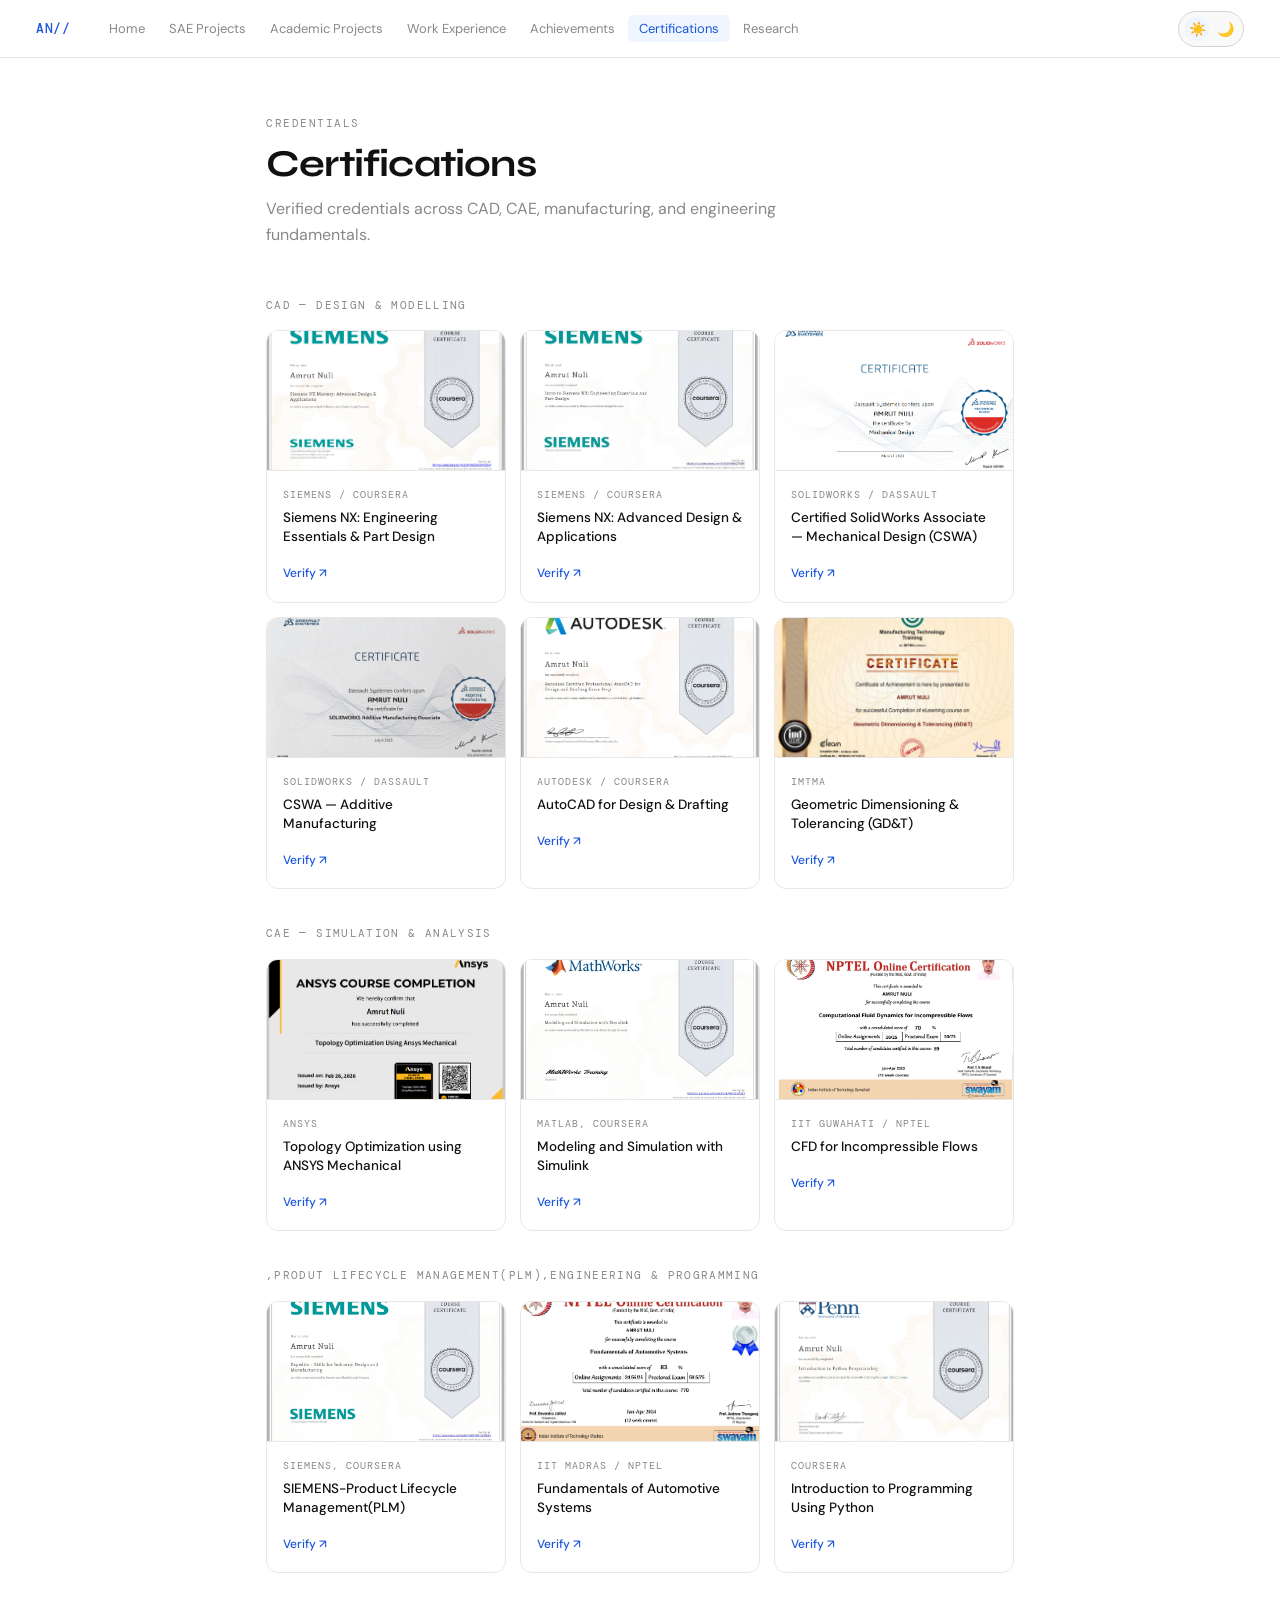
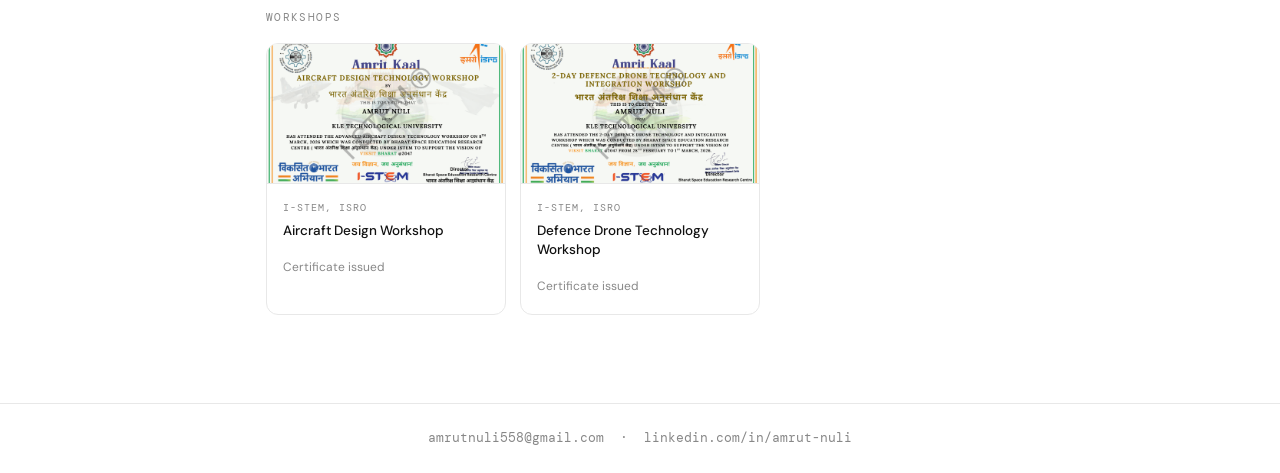
<file: certifications.html>
<!DOCTYPE html>
<html lang="en">
<head>
  <meta charset="UTF-8"/>
  <meta name="viewport" content="width=device-width, initial-scale=1.0"/>
  <title>Certifications — Amrut Nuli</title>
  <link rel="stylesheet" href="style.css"/>
</head>
<body>

<nav>
  <a class="nav-brand" href="index.html">AN//</a>
  <ul class="nav-links">
    <li><a href="index.html">Home</a></li>
    <li><a href="sae-projects.html">SAE Projects</a></li>
    <li><a href="academic-projects.html">Academic Projects</a></li>
    <li><a href="work-experience.html">Work Experience</a></li>
    <li><a href="achievements.html">Achievements</a></li>
    <li><a href="certifications.html" class="active">Certifications</a></li>
    <li><a href="research.html">Research</a></li>
  </ul>
   <button class="theme-toggle" onclick="toggleTheme()" id="theme-btn" title="Toggle dark/light mode">
    <span class="theme-toggle-icon" id="icon-light">☀️</span>
    <span class="theme-toggle-icon" id="icon-dark">🌙</span>
  </button>
</nav>

<main class="page">

  <div class="page-header">
    <div class="page-eyebrow">Credentials</div>
    <div class="page-title">Certifications</div>
    <div class="page-sub">Verified credentials across CAD, CAE, manufacturing, and engineering fundamentals.</div>
  </div>

  <!-- helper macro: each cert card has image + body -->
  <!-- image path → images/certifications/<filename>.jpg  -->

  <!-- ── CAD ── -->
  <div class="label">CAD — Design &amp; Modelling</div>
  <div class="cert-grid" style="margin-bottom:36px;">

    <div class="cert-card">
      <div class="cert-img-wrap">
        <img src="images/certifications/nx-essentials.jpg" alt="Siemens NX Essentials"
             onerror="this.parentElement.innerHTML='<div class=\'cert-img-placeholder\'><svg width=\'24\' height=\'24\' viewBox=\'0 0 24 24\' fill=\'none\' stroke=\'currentColor\' stroke-width=\'1.5\' style=\'opacity:0.4\'><rect x=\'3\' y=\'3\' width=\'18\' height=\'18\' rx=\'2\'/><circle cx=\'8.5\' cy=\'8.5\' r=\'1.5\'/><path d=\'M21 15l-5-5L5 21\'/></svg><span>Add certificate image</span></div>'"/>
      </div>
      <div class="cert-body">
        <div class="cert-issuer">Siemens / Coursera</div>
        <div class="cert-name">Siemens NX: Engineering Essentials &amp; Part Design</div>
        <a class="cert-link" href="https://www.coursera.org/account/accomplishments/verify/VQFANAI7FJSH" target="_blank">Verify ↗</a>
      </div>
    </div>

    <div class="cert-card">
      <div class="cert-img-wrap">
        <img src="images/certifications/nx-advanced.jfif" alt="Siemens NX Advanced"
             onerror="this.parentElement.innerHTML='<div class=\'cert-img-placeholder\'><svg width=\'24\' height=\'24\' viewBox=\'0 0 24 24\' fill=\'none\' stroke=\'currentColor\' stroke-width=\'1.5\' style=\'opacity:0.4\'><rect x=\'3\' y=\'3\' width=\'18\' height=\'18\' rx=\'2\'/><circle cx=\'8.5\' cy=\'8.5\' r=\'1.5\'/><path d=\'M21 15l-5-5L5 21\'/></svg><span>Add certificate image</span></div>'"/>
      </div>
      <div class="cert-body">
        <div class="cert-issuer">Siemens / Coursera</div>
        <div class="cert-name">Siemens NX: Advanced Design &amp; Applications</div>
        
        <a class="cert-link" href="https://www.coursera.org/account/accomplishments/verify/KCEZKAQE2S0J" target="_blank">Verify ↗</a>
      </div>
    </div>

    <div class="cert-card">
      <div class="cert-img-wrap">
        <img src="images/certifications/cswa.png" alt="CSWA"
             onerror="this.parentElement.innerHTML='<div class=\'cert-img-placeholder\'><svg width=\'24\' height=\'24\' viewBox=\'0 0 24 24\' fill=\'none\' stroke=\'currentColor\' stroke-width=\'1.5\' style=\'opacity:0.4\'><rect x=\'3\' y=\'3\' width=\'18\' height=\'18\' rx=\'2\'/><circle cx=\'8.5\' cy=\'8.5\' r=\'1.5\'/><path d=\'M21 15l-5-5L5 21\'/></svg><span>Add certificate image</span></div>'"/>
      </div>
      <div class="cert-body">
        <div class="cert-issuer">SolidWorks / Dassault</div>
        <div class="cert-name">Certified SolidWorks Associate — Mechanical Design (CSWA)</div>
        <a class="cert-link" href="https://cv.virtualtester.com/qr/?b=SLDWRKS&i=C-BPG9M2E5QN" target="_blank">Verify ↗</a>
      </div>
    </div>

    <div class="cert-card">
      <div class="cert-img-wrap">
        <img src="images/certifications/cswa-am.png" alt="CSWA Additive Manufacturing"
             onerror="this.parentElement.innerHTML='<div class=\'cert-img-placeholder\'><svg width=\'24\' height=\'24\' viewBox=\'0 0 24 24\' fill=\'none\' stroke=\'currentColor\' stroke-width=\'1.5\' style=\'opacity:0.4\'><rect x=\'3\' y=\'3\' width=\'18\' height=\'18\' rx=\'2\'/><circle cx=\'8.5\' cy=\'8.5\' r=\'1.5\'/><path d=\'M21 15l-5-5L5 21\'/></svg><span>Add certificate image</span></div>'"/>
      </div>
      <div class="cert-body">
        <div class="cert-issuer">SolidWorks / Dassault</div>
        <div class="cert-name">CSWA — Additive Manufacturing</div>
        <a class="cert-link" href="https://cv.virtualtester.com/qr/?b=SLDWRKS&i=C-2UW5FVECH8" target="_blank">Verify ↗</a>
      </div>
    </div>

    <div class="cert-card">
      <div class="cert-img-wrap">
        <img src="images/certifications/autocad.png" alt="AutoCAD"
             onerror="this.parentElement.innerHTML='<div class=\'cert-img-placeholder\'><svg width=\'24\' height=\'24\' viewBox=\'0 0 24 24\' fill=\'none\' stroke=\'currentColor\' stroke-width=\'1.5\' style=\'opacity:0.4\'><rect x=\'3\' y=\'3\' width=\'18\' height=\'18\' rx=\'2\'/><circle cx=\'8.5\' cy=\'8.5\' r=\'1.5\'/><path d=\'M21 15l-5-5L5 21\'/></svg><span>Add certificate image</span></div>'"/>
      </div>
      <div class="cert-body">
        <div class="cert-issuer">Autodesk / Coursera</div>
        <div class="cert-name">AutoCAD for Design &amp; Drafting</div>
        <a class="cert-link" href="https://www.coursera.org/account/accomplishments/certificate/NN6FZ98KHGF4" target="_blank">Verify ↗</a>
      </div>
    </div>

    <div class="cert-card">
      <div class="cert-img-wrap">
        <img src="images/certifications/gdt.jpg" alt="GDT"
             onerror="this.parentElement.innerHTML='<div class=\'cert-img-placeholder\'><svg width=\'24\' height=\'24\' viewBox=\'0 0 24 24\' fill=\'none\' stroke=\'currentColor\' stroke-width=\'1.5\' style=\'opacity:0.4\'><rect x=\'3\' y=\'3\' width=\'18\' height=\'18\' rx=\'2\'/><circle cx=\'8.5\' cy=\'8.5\' r=\'1.5\'/><path d=\'M21 15l-5-5L5 21\'/></svg><span>Add certificate image</span></div>'"/>
      </div>
      <div class="cert-body">
        <div class="cert-issuer">IMTMA</div>
        <div class="cert-name">Geometric Dimensioning &amp; Tolerancing (GD&amp;T)</div>
        <a class="cert-link" href="https://www.imtmaelearn.in/mod/certificate/view.php?id=263&action=get" target="_blank">Verify ↗</a>
      </div>
    </div>

  </div>

  <!-- ── CAE ── -->
  <div class="label">CAE — Simulation &amp; Analysis</div>
  <div class="cert-grid" style="margin-bottom:36px;">

    <div class="cert-card">
      <div class="cert-img-wrap">
        <img src="images/certifications/ansys-topo.jpg" alt="ANSYS Topology"
             onerror="this.parentElement.innerHTML='<div class=\'cert-img-placeholder\'><svg width=\'24\' height=\'24\' viewBox=\'0 0 24 24\' fill=\'none\' stroke=\'currentColor\' stroke-width=\'1.5\' style=\'opacity:0.4\'><rect x=\'3\' y=\'3\' width=\'18\' height=\'18\' rx=\'2\'/><circle cx=\'8.5\' cy=\'8.5\' r=\'1.5\'/><path d=\'M21 15l-5-5L5 21\'/></svg><span>Add certificate image</span></div>'"/>
      </div>
      <div class="cert-body">
        <div class="cert-issuer">ANSYS</div>
        <div class="cert-name">Topology Optimization using ANSYS Mechanical</div>
        <a class="cert-link" href="https://innovation.ansys.com/badges/badge/dG9wb2xvZ3ktb3B0aW1pemF0aW9uLXVzaW5nLWFuc3lzLW1lY2hhbmljYWwtMTcy" target="_blank">Verify ↗</a>
      </div>
    </div>

     <div class="cert-card">
      <div class="cert-img-wrap">
        <img src="images/certifications/matlabsimulink.jpg" alt="MATLAB SIMULINK"
             onerror="this.parentElement.innerHTML='<div class=\'cert-img-placeholder\'><svg width=\'24\' height=\'24\' viewBox=\'0 0 24 24\' fill=\'none\' stroke=\'currentColor\' stroke-width=\'1.5\' style=\'opacity:0.4\'><rect x=\'3\' y=\'3\' width=\'18\' height=\'18\' rx=\'2\'/><circle cx=\'8.5\' cy=\'8.5\' r=\'1.5\'/><path d=\'M21 15l-5-5L5 21\'/></svg><span>Add certificate image</span></div>'"/>
      </div>
      <div class="cert-body">
        <div class="cert-issuer">MATLAB, Coursera</div>
        <div class="cert-name">Modeling and Simulation with Simulink</div>
        <a class="cert-link" href="https://www.coursera.org/account/accomplishments/verify/B4JH2EZEOZZ7" target="_blank">Verify ↗</a>
      </div>
    </div>
    
    <div class="cert-card">
      <div class="cert-img-wrap">
        <img src="images/certifications/cfd-iit.jpg" alt="CFD IIT"
             onerror="this.parentElement.innerHTML='<div class=\'cert-img-placeholder\'><svg width=\'24\' height=\'24\' viewBox=\'0 0 24 24\' fill=\'none\' stroke=\'currentColor\' stroke-width=\'1.5\' style=\'opacity:0.4\'><rect x=\'3\' y=\'3\' width=\'18\' height=\'18\' rx=\'2\'/><circle cx=\'8.5\' cy=\'8.5\' r=\'1.5\'/><path d=\'M21 15l-5-5L5 21\'/></svg><span>Add certificate image</span></div>'"/>
      </div>
      <div class="cert-body">
        <div class="cert-issuer">IIT Guwahati / NPTEL</div>
        <div class="cert-name">CFD for Incompressible Flows</div>
        <a class="cert-link" href="https://archive.nptel.ac.in/noc/Ecertificate/?q=NPTEL23ME04S3346008004060085" target="_blank">Verify ↗</a>
      </div>
    </div>

  </div>

  <!-- ── Other ── -->
  <div class="label">,Produt lifecycle management(PLM),Engineering &amp; Programming</div>
  <div class="cert-grid" style="margin-bottom:36px;">
    
    <div class="cert-card">
      <div class="cert-img-wrap">
        <img src="images/certifications/SIEMENSPLM.jpg" alt="SIEMENS PLM"
             onerror="this.parentElement.innerHTML='<div class=\'cert-img-placeholder\'><svg width=\'24\' height=\'24\' viewBox=\'0 0 24 24\' fill=\'none\' stroke=\'currentColor\' stroke-width=\'1.5\' style=\'opacity:0.4\'><rect x=\'3\' y=\'3\' width=\'18\' height=\'18\' rx=\'2\'/><circle cx=\'8.5\' cy=\'8.5\' r=\'1.5\'/><path d=\'M21 15l-5-5L5 21\'/></svg><span>Add certificate image</span></div>'"/>
      </div>
      <div class="cert-body">
        <div class="cert-issuer">SIEMENS, Coursera</div>
        <div class="cert-name">SIEMENS-Product Lifecycle Management(PLM)</div>
        <a class="cert-link" href="https://www.coursera.org/account/accomplishments/verify/BT7WJCGY9EX7" target="_blank">Verify ↗</a>
      </div>
    </div>

    <div class="cert-card">
      <div class="cert-img-wrap">
        <img src="images/certifications/automotive-iit.jpg" alt="Automotive IIT"
             onerror="this.parentElement.innerHTML='<div class=\'cert-img-placeholder\'><svg width=\'24\' height=\'24\' viewBox=\'0 0 24 24\' fill=\'none\' stroke=\'currentColor\' stroke-width=\'1.5\' style=\'opacity:0.4\'><rect x=\'3\' y=\'3\' width=\'18\' height=\'18\' rx=\'2\'/><circle cx=\'8.5\' cy=\'8.5\' r=\'1.5\'/><path d=\'M21 15l-5-5L5 21\'/></svg><span>Add certificate image</span></div>'"/>
      </div>
      <div class="cert-body">
        <div class="cert-issuer">IIT Madras / NPTEL</div>
        <div class="cert-name">Fundamentals of Automotive Systems</div>
        <a class="cert-link" href="https://archive.nptel.ac.in/noc/Ecertificate/?q=NPTEL24DE03S45230084430396475" target="_blank">Verify ↗</a>
      </div>
    </div>

    <div class="cert-card">
      <div class="cert-img-wrap">
        <img src="images/certifications/python.jpg" alt="Python"
             onerror="this.parentElement.innerHTML='<div class=\'cert-img-placeholder\'><svg width=\'24\' height=\'24\' viewBox=\'0 0 24 24\' fill=\'none\' stroke=\'currentColor\' stroke-width=\'1.5\' style=\'opacity:0.4\'><rect x=\'3\' y=\'3\' width=\'18\' height=\'18\' rx=\'2\'/><circle cx=\'8.5\' cy=\'8.5\' r=\'1.5\'/><path d=\'M21 15l-5-5L5 21\'/></svg><span>Add certificate image</span></div>'"/>
      </div>
      <div class="cert-body">
        <div class="cert-issuer">Coursera</div>
        <div class="cert-name">Introduction to Programming Using Python</div>
        <a class="cert-link" href="https://www.coursera.org/account/accomplishments/certificate/F7MTRRKELFWC" target="_blank">Verify ↗</a>
      </div>
    </div>

  </div>

  <!-- ── Workshops ── -->
  <div class="label">Workshops</div>
  <div class="cert-grid">

    <div class="cert-card">
      <div class="cert-img-wrap">
        <img src="images/certifications/aircraft-workshop.png" alt="Aircraft Design Workshop"
             onerror="this.parentElement.innerHTML='<div class=\'cert-img-placeholder\'><svg width=\'24\' height=\'24\' viewBox=\'0 0 24 24\' fill=\'none\' stroke=\'currentColor\' stroke-width=\'1.5\' style=\'opacity:0.4\'><rect x=\'3\' y=\'3\' width=\'18\' height=\'18\' rx=\'2\'/><circle cx=\'8.5\' cy=\'8.5\' r=\'1.5\'/><path d=\'M21 15l-5-5L5 21\'/></svg><span>Add certificate image</span></div>'"/>
      </div>
      <div class="cert-body">
        <div class="cert-issuer">I-STEM, ISRO</div>
        <div class="cert-name">Aircraft Design Workshop</div>
        <span style="font-size:12px; color:var(--text3);">Certificate issued</span>
      </div>
    </div>

    <div class="cert-card">
      <div class="cert-img-wrap">
        <img src="images/certifications/defence-workshop.png" alt="Defence Drone Workshop"
             onerror="this.parentElement.innerHTML='<div class=\'cert-img-placeholder\'><svg width=\'24\' height=\'24\' viewBox=\'0 0 24 24\' fill=\'none\' stroke=\'currentColor\' stroke-width=\'1.5\' style=\'opacity:0.4\'><rect x=\'3\' y=\'3\' width=\'18\' height=\'18\' rx=\'2\'/><circle cx=\'8.5\' cy=\'8.5\' r=\'1.5\'/><path d=\'M21 15l-5-5L5 21\'/></svg><span>Add certificate image</span></div>'"/>
      </div>
      <div class="cert-body">
        <div class="cert-issuer">I-STEM, ISRO</div>
        <div class="cert-name">Defence Drone Technology Workshop</div>
        <span style="font-size:12px; color:var(--text3);">Certificate issued</span>
      </div>
    </div>

  </div>

</main>

<footer>
  amrutnuli558@gmail.com &nbsp;·&nbsp;
  <a href="https://www.linkedin.com/in/amrut-nuli/" target="_blank">linkedin.com/in/amrut-nuli</a>
</footer>
  
<script>
  /* ── THEME TOGGLE ── */
  function applyTheme(dark) {
    document.body.classList.toggle('dark', dark);
    document.getElementById('icon-light').classList.toggle('active', !dark);
    document.getElementById('icon-dark').classList.toggle('active', dark);
  }

  function toggleTheme() {
    const isDark = document.body.classList.contains('dark');
    localStorage.setItem('theme', isDark ? 'light' : 'dark');
    applyTheme(!isDark);
  }

  /* apply saved theme immediately on page load */
  applyTheme(localStorage.getItem('theme') === 'dark');
</script>
</body>
</html>
</file>
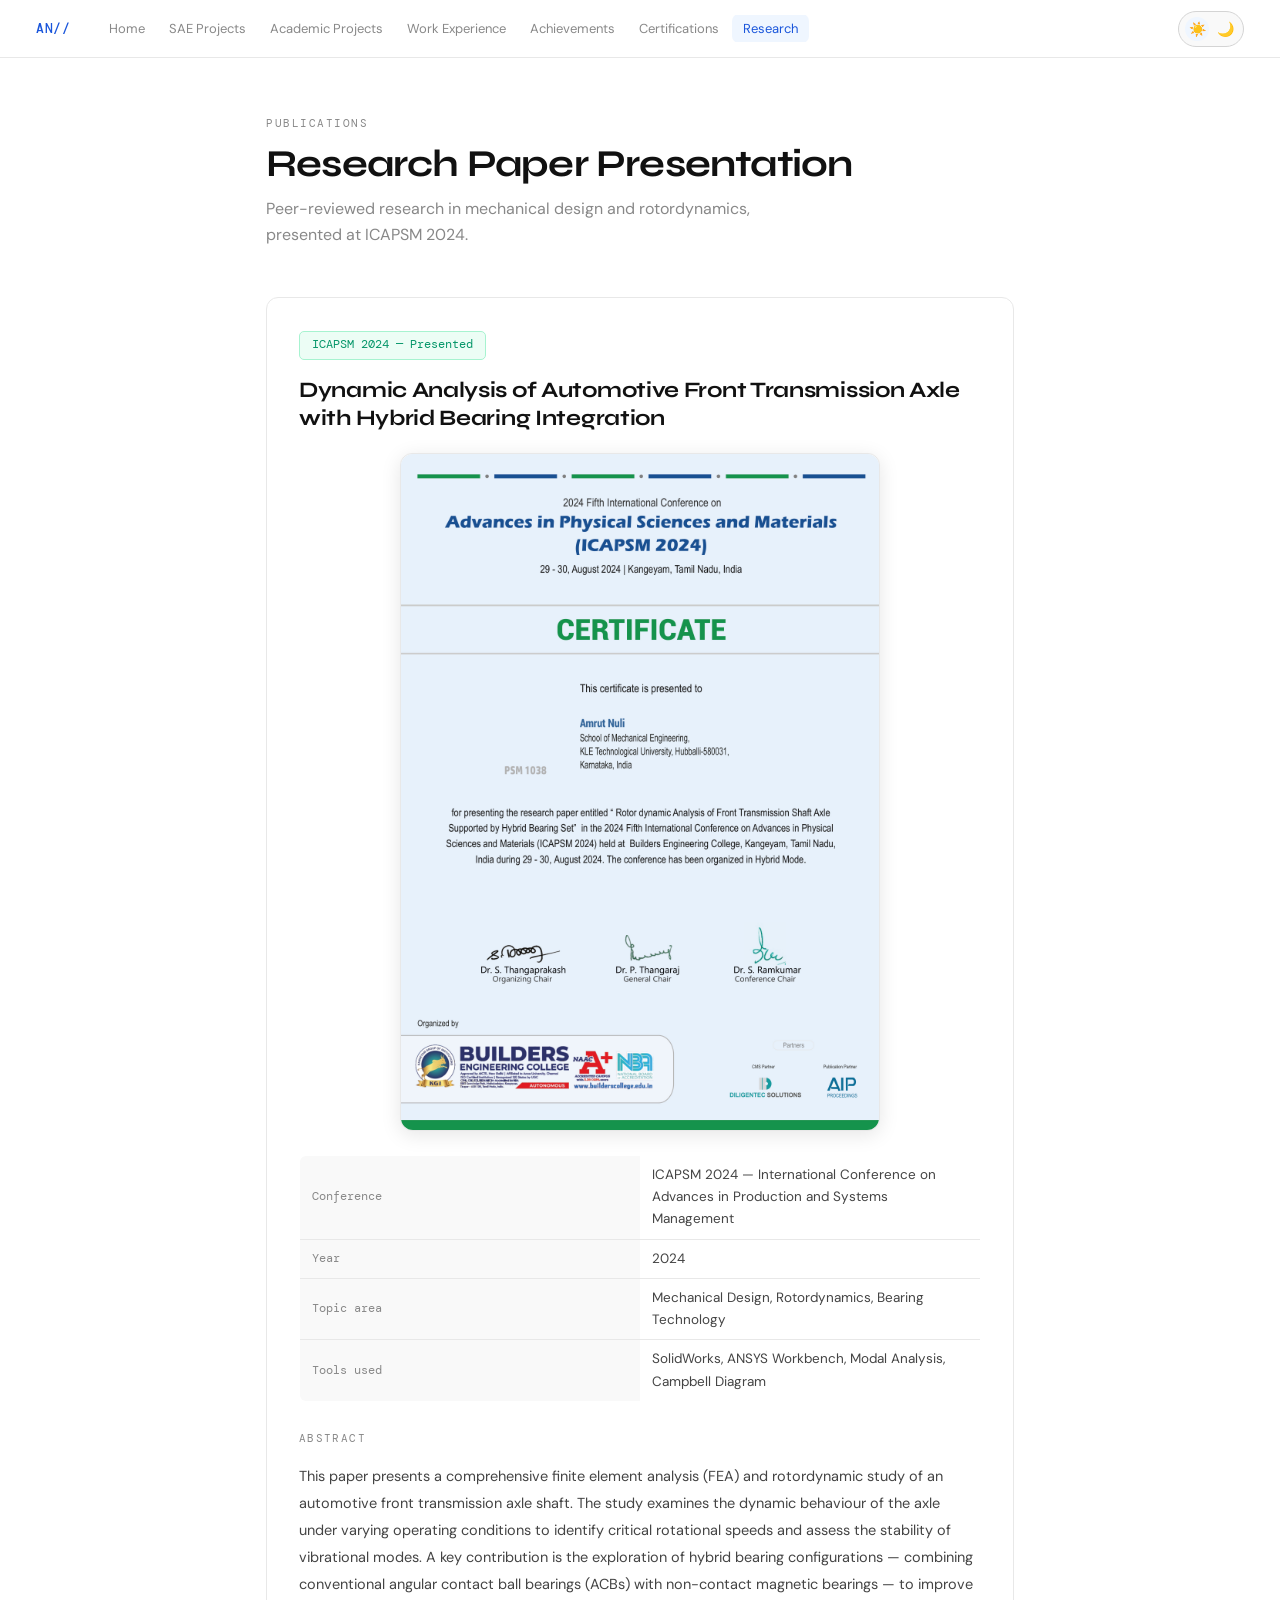
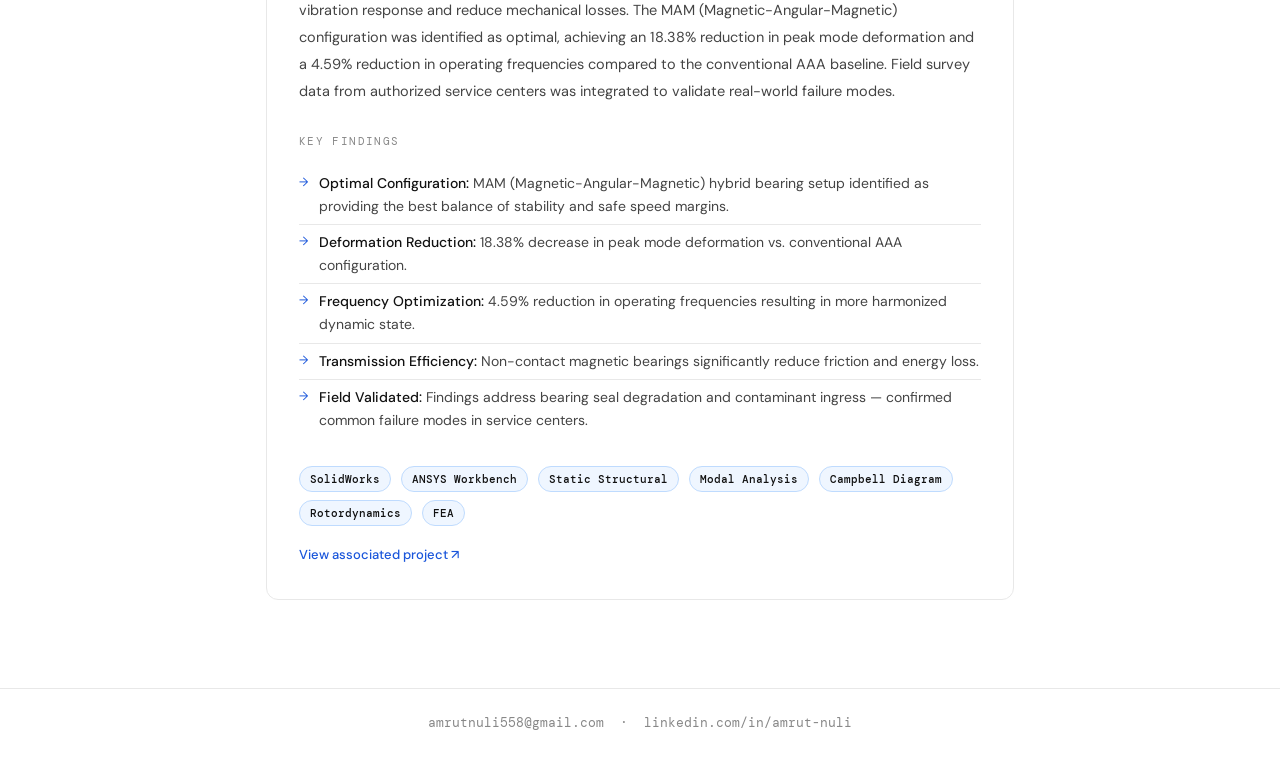
<file: research.html>
<!DOCTYPE html>
<html lang="en">
<head>
  <meta charset="UTF-8"/>
  <meta name="viewport" content="width=device-width, initial-scale=1.0"/>
  <title>Research — Amrut Nuli</title>
  <link rel="stylesheet" href="style.css"/>
</head>
<body>

<nav>
  <a class="nav-brand" href="index.html">AN//</a>
  <ul class="nav-links">
    <li><a href="index.html">Home</a></li>
    <li><a href="sae-projects.html">SAE Projects</a></li>
    <li><a href="academic-projects.html">Academic Projects</a></li>
    <li><a href="work-experience.html">Work Experience</a></li>
    <li><a href="achievements.html">Achievements</a></li>
    <li><a href="certifications.html">Certifications</a></li>
    <li><a href="research.html" class="active">Research</a></li>
  </ul>
   <button class="theme-toggle" onclick="toggleTheme()" id="theme-btn" title="Toggle dark/light mode">
    <span class="theme-toggle-icon" id="icon-light">☀️</span>
    <span class="theme-toggle-icon" id="icon-dark">🌙</span>
  </button>
</nav>

<main class="page">

  <div class="page-header">
    <div class="page-eyebrow">Publications</div>
    <div class="page-title">Research Paper Presentation</div>
    <div class="page-sub">Peer-reviewed research in mechanical design and rotordynamics, presented at ICAPSM 2024.</div>
  </div>

  <div class="research-card">
    <div class="conf-badge">ICAPSM 2024 — Presented</div>

    <div style="font-family:'Syne',sans-serif; font-size:22px; font-weight:700; color:var(--text); line-height:1.3; margin-bottom:20px; letter-spacing:-0.3px;">
      Dynamic Analysis of Automotive Front Transmission Axle with Hybrid Bearing Integration
    </div>

    <!-- Research paper / presentation image
         Add your image to: images/research/presentation.jpg
         This can be a photo of you presenting, the paper's first page, or a key result figure. -->
    <div class="research-img-wrap">
      <img src="images/research/presentation.jpg" alt="Research paper presentation"
           onerror="this.parentElement.innerHTML='<div style=\'width:100%;height:300%;display:flex;flex-direction:column;align-items:center;justify-content:center;gap:8px;color:var(--text3);font-family:DM Mono,monospace;font-size:13px;\'><svg width=\'32\' height=\'32\' viewBox=\'0 0 24 24\' fill=\'none\' stroke=\'currentColor\' stroke-width=\'1.5\' style=\'opacity:0.35\'><rect x=\'3\' y=\'3\' width=\'18\' height=\'18\' rx=\'2\'/><circle cx=\'8.5\' cy=\'8.5\' r=\'1.5\'/><path d=\'M21 15l-5-5L5 21\'/></svg><span>Add images/research/presentation.jpg</span></div>'"/>
    </div>

    <table class="spec-table" style="margin-bottom:28px;">
      <tr><td>Conference</td><td>ICAPSM 2024 — International Conference on Advances in Production and Systems Management</td></tr>
      <tr><td>Year</td><td>2024</td></tr>
      <tr><td>Topic area</td><td>Mechanical Design, Rotordynamics, Bearing Technology</td></tr>
      <tr><td>Tools used</td><td>SolidWorks, ANSYS Workbench, Modal Analysis, Campbell Diagram</td></tr>
    </table>

    <div class="label">Abstract</div>
    <p style="font-size:14.5px; color:var(--text2); line-height:1.85; margin-bottom:28px;">
      This paper presents a comprehensive finite element analysis (FEA) and rotordynamic study of an
      automotive front transmission axle shaft. The study examines the dynamic behaviour of the axle under
      varying operating conditions to identify critical rotational speeds and assess the stability of
      vibrational modes. A key contribution is the exploration of hybrid bearing configurations —
      combining conventional angular contact ball bearings (ACBs) with non-contact magnetic bearings —
      to improve vibration response and reduce mechanical losses. The MAM (Magnetic-Angular-Magnetic)
      configuration was identified as optimal, achieving an 18.38% reduction in peak mode deformation
      and a 4.59% reduction in operating frequencies compared to the conventional AAA baseline. Field
      survey data from authorized service centers was integrated to validate real-world failure modes.
    </p>

    <div class="label">Key findings</div>
    <ul class="project-bullets" style="margin-bottom:28px;">
      <li><strong>Optimal Configuration:</strong> MAM (Magnetic-Angular-Magnetic) hybrid bearing setup identified as providing the best balance of stability and safe speed margins.</li>
      <li><strong>Deformation Reduction:</strong> 18.38% decrease in peak mode deformation vs. conventional AAA configuration.</li>
      <li><strong>Frequency Optimization:</strong> 4.59% reduction in operating frequencies resulting in more harmonized dynamic state.</li>
      <li><strong>Transmission Efficiency:</strong> Non-contact magnetic bearings significantly reduce friction and energy loss.</li>
      <li><strong>Field Validated:</strong> Findings address bearing seal degradation and contaminant ingress — confirmed common failure modes in service centers.</li>
    </ul>

    <div class="tools-row">
      <span class="tool-tag">SolidWorks</span>
      <span class="tool-tag">ANSYS Workbench</span>
      <span class="tool-tag">Static Structural</span>
      <span class="tool-tag">Modal Analysis</span>
      <span class="tool-tag">Campbell Diagram</span>
      <span class="tool-tag">Rotordynamics</span>
      <span class="tool-tag">FEA</span>
    </div>

    <a class="proj-link" href="academic-projects.html">View associated project ↗</a>
  </div>

</main>

<footer>
  amrutnuli558@gmail.com &nbsp;·&nbsp;
  <a href="https://www.linkedin.com/in/amrut-nuli/" target="_blank">linkedin.com/in/amrut-nuli</a>
</footer>
  
<script>
  /* ── THEME TOGGLE ── */
  function applyTheme(dark) {
    document.body.classList.toggle('dark', dark);
    document.getElementById('icon-light').classList.toggle('active', !dark);
    document.getElementById('icon-dark').classList.toggle('active', dark);
  }

  function toggleTheme() {
    const isDark = document.body.classList.contains('dark');
    localStorage.setItem('theme', isDark ? 'light' : 'dark');
    applyTheme(!isDark);
  }

  /* apply saved theme immediately on page load */
  applyTheme(localStorage.getItem('theme') === 'dark');
</script>
</body>
</html>
</file>
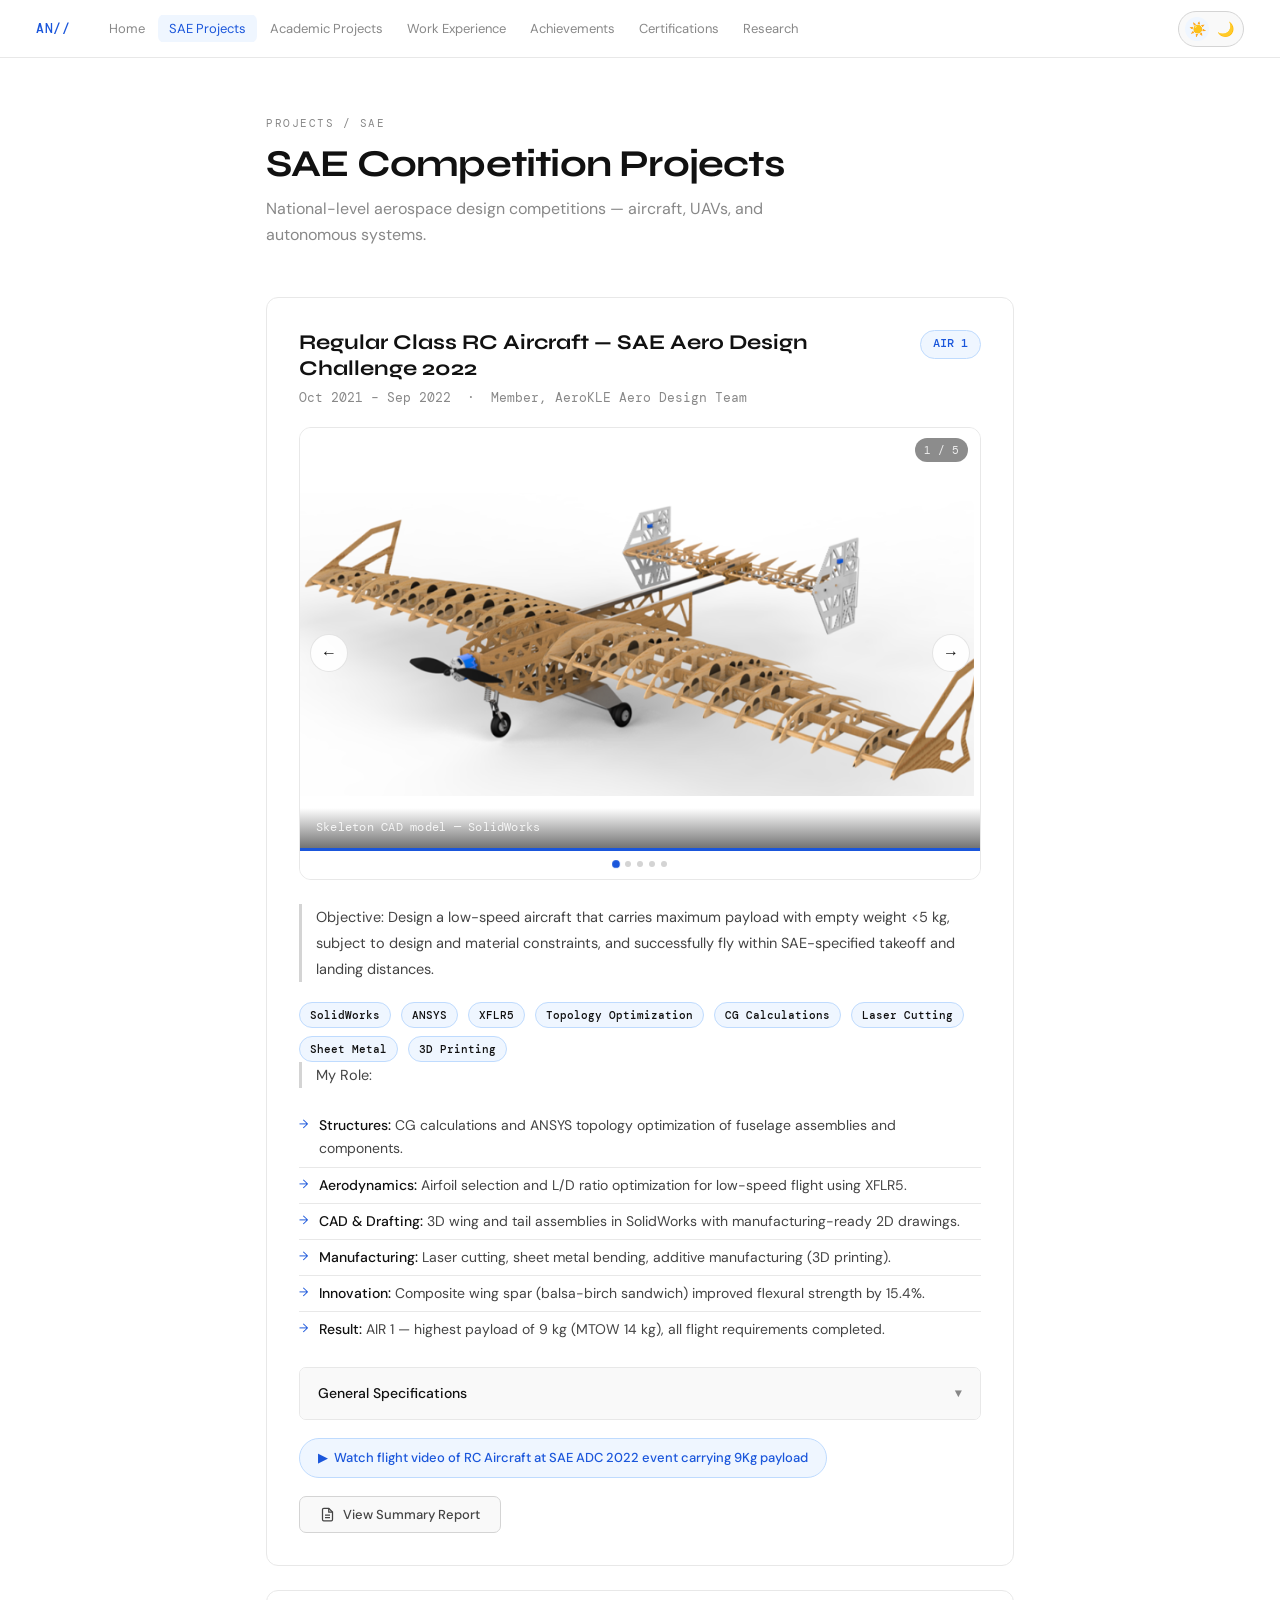
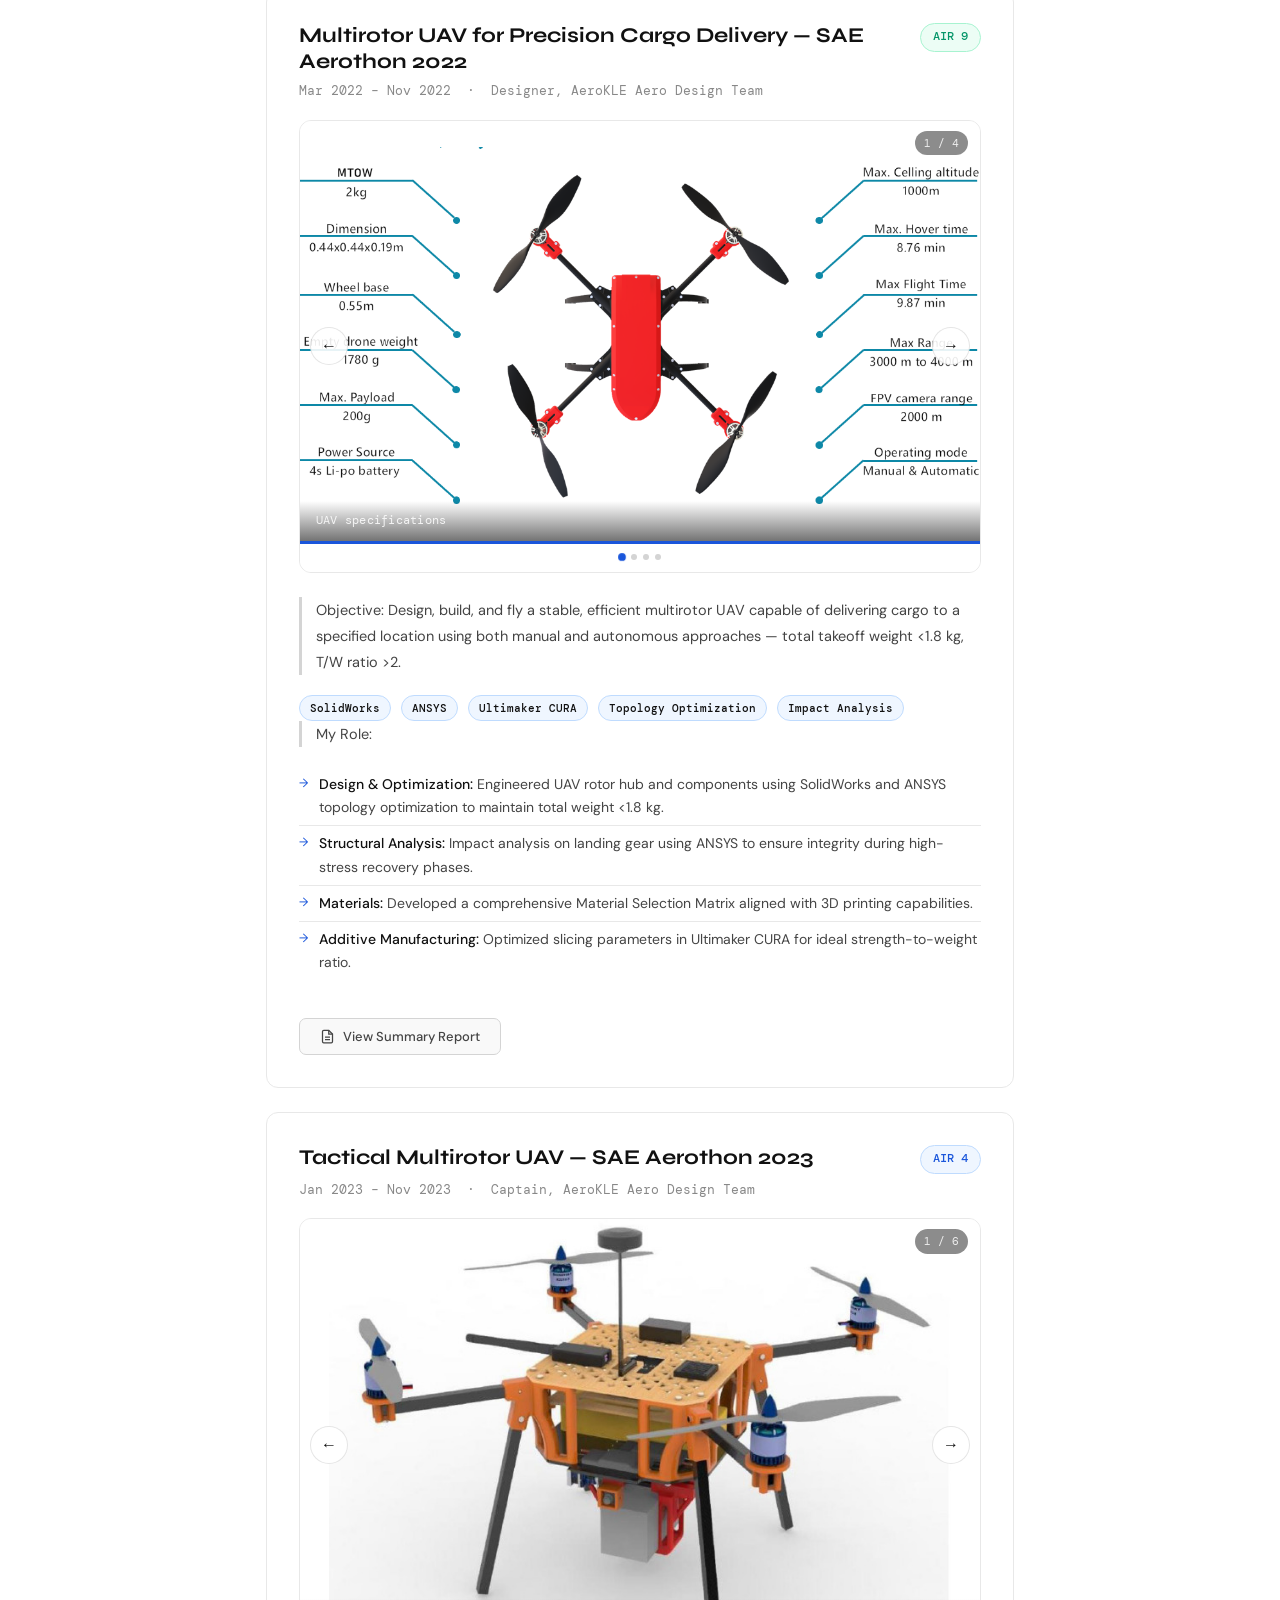
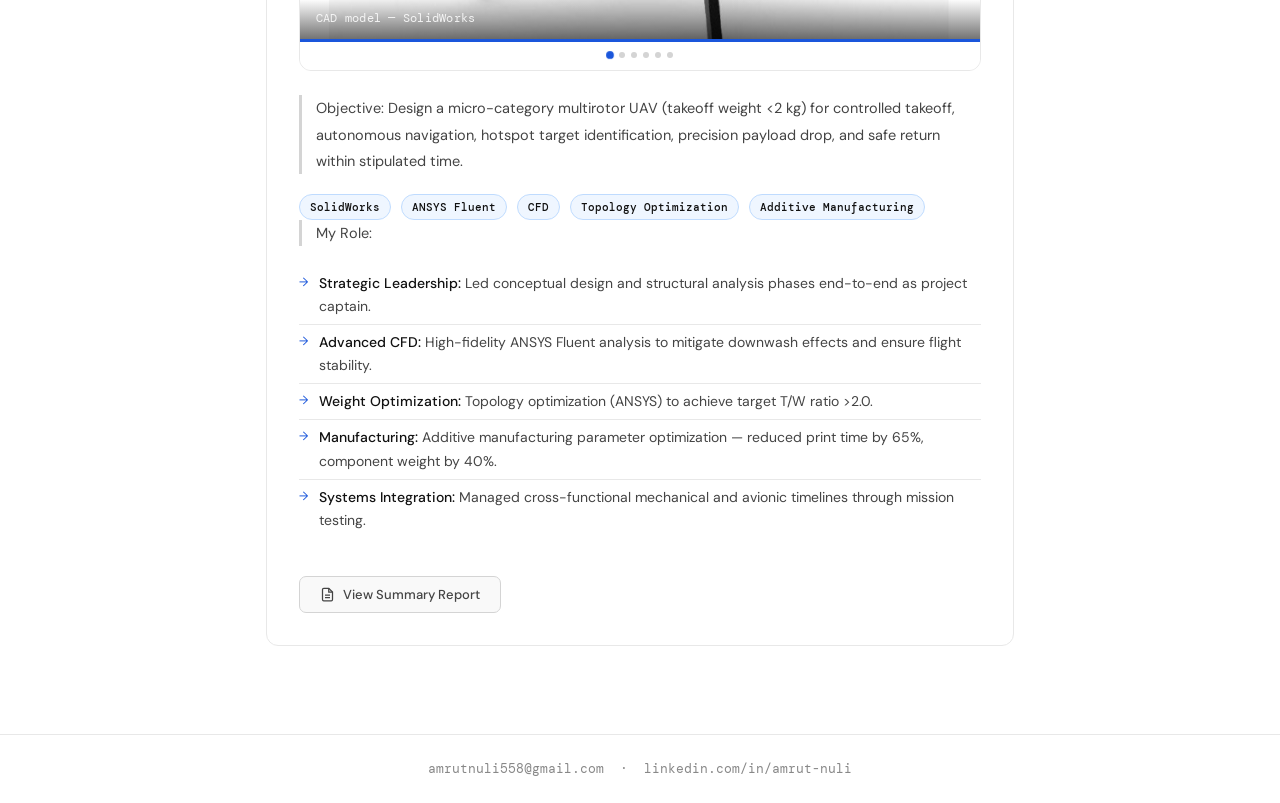
<file: sae-projects.html>
<!DOCTYPE html>
<html lang="en">
<head>
  <meta charset="UTF-8"/>
  <meta name="viewport" content="width=device-width, initial-scale=1.0"/>
  <title>SAE Projects — Amrut Nuli</title>
  <link rel="stylesheet" href="style.css"/>
</head>
<body>

<nav>
  <a class="nav-brand" href="index.html">AN//</a>
  <ul class="nav-links">
    <li><a href="index.html">Home</a></li>
    <li><a href="sae-projects.html" class="active">SAE Projects</a></li>
    <li><a href="academic-projects.html">Academic Projects</a></li>
    <li><a href="work-experience.html">Work Experience</a></li>
    <li><a href="achievements.html">Achievements</a></li>
    <li><a href="certifications.html">Certifications</a></li>
    <li><a href="research.html">Research</a></li>
  </ul>
  <button class="theme-toggle" onclick="toggleTheme()" id="theme-btn" title="Toggle dark/light mode">
    <span class="theme-toggle-icon" id="icon-light">☀️</span>
    <span class="theme-toggle-icon" id="icon-dark">🌙</span>
  </button>
</nav>

<main class="page">

  <div class="page-header">
    <div class="page-eyebrow">Projects / SAE</div>
    <div class="page-title">SAE Competition Projects</div>
    <div class="page-sub">National-level aerospace design competitions — aircraft, UAVs, and autonomous systems.</div>
  </div>

  <!-- PROJECT 1 -->
  <div class="project-card">
    <div class="project-header">
      <div class="project-title">Regular Class RC Aircraft — SAE Aero Design Challenge 2022</div>
      <div class="project-rank">AIR 1</div>
    </div>
    <div class="project-date">Oct 2021 – Sep 2022 &nbsp;·&nbsp; Member, AeroKLE Aero Design Team</div>
    <div class="carousel" id="c-sae2022"></div>
    <p class="project-obj">
      Objective: Design a low-speed aircraft that carries maximum payload with empty weight &lt;5 kg, subject to
      design and material constraints, and successfully fly within SAE-specified takeoff and landing distances.
    </p>
    <div class="tools-row">
      <span class="tool-tag">SolidWorks</span>
      <span class="tool-tag">ANSYS</span>
      <span class="tool-tag">XFLR5</span>
      <span class="tool-tag">Topology Optimization</span>
      <span class="tool-tag">CG Calculations</span>
      <span class="tool-tag">Laser Cutting</span>
      <span class="tool-tag">Sheet Metal</span>
      <span class="tool-tag">3D Printing</span>
    </div>
    <p class="project-obj">My Role:</p>
    <ul class="project-bullets">
      <li><strong>Structures:</strong> CG calculations and ANSYS topology optimization of fuselage assemblies and components.</li>
      <li><strong>Aerodynamics:</strong> Airfoil selection and L/D ratio optimization for low-speed flight using XFLR5.</li>
      <li><strong>CAD &amp; Drafting:</strong> 3D wing and tail assemblies in SolidWorks with manufacturing-ready 2D drawings.</li>
      <li><strong>Manufacturing:</strong> Laser cutting, sheet metal bending, additive manufacturing (3D printing).</li>
      <li><strong>Innovation:</strong> Composite wing spar (balsa-birch sandwich) improved flexural strength by 15.4%.</li>
      <li><strong>Result:</strong> AIR 1 — highest payload of 9 kg (MTOW 14 kg), all flight requirements completed.</li>
    </ul>
    <div class="collapsible" onclick="toggleCollapsible(this)">
      <div class="collapsible-header">
        <span class="collapsible-title">General Specifications</span>
        <span class="collapsible-icon">▼</span>
      </div>
      <div class="collapsible-body">
        <div class="label" style="margin-bottom:10px;">Key specs</div>
        <table class="spec-table">
          <tr><td>Wingspan</td><td>2.4 m (94.5 in)</td></tr>
          <tr><td>Empty weight</td><td>5 kg</td></tr>
          <tr><td>Max takeoff weight</td><td>14 kg</td></tr>
          <tr><td>Payload carried</td><td>9 kg</td></tr>
          <tr><td>Airfoil</td><td>Fx74-C15-140</td></tr>
          <tr><td>Cruise speed</td><td>15.11 m/s</td></tr>
          <tr><td>Stall speed</td><td>10.34 m/s</td></tr>
          <tr><td>Takeoff distance</td><td>34.33 m</td></tr>
        </table>
      </div>
    </div>
    <div style="display:flex;flex-wrap:wrap;gap:10px;margin-top:18px;align-items:center;">
      <a href="https://drive.google.com/file/d/1tQbfBQ1asU3lTxCbpDRwIHP8BrB_DIwG/view" target="_blank"
         style="display:inline-flex;align-items:center;gap:8px;font-size:13px;font-weight:500;
                background:var(--accent-dim);color:var(--accent);border:1px solid var(--accent-border);
                border-radius:20px;padding:8px 18px;text-decoration:none;transition:background 0.15s;">
        ▶&nbsp; Watch flight video of RC Aircraft at SAE ADC 2022 event carrying 9Kg payload
      </a>
    </div>
    <button class="report-btn" onclick="openRV('images/reports/sae-adc-2022',7,'SAE Aero Design Challenge 2022 — RC Aircraft','Structural analysis · Aerodynamics · Manufacturing')">
      <svg viewBox="0 0 24 24" fill="none" stroke="currentColor" stroke-width="2"><path d="M14 2H6a2 2 0 00-2 2v16a2 2 0 002 2h12a2 2 0 002-2V8z"/><polyline points="14,2 14,8 20,8"/><line x1="16" y1="13" x2="8" y2="13"/><line x1="16" y1="17" x2="8" y2="17"/></svg>
      View Summary Report
    </button>
  </div>

  <!-- PROJECT 2 -->
  <div class="project-card">
    <div class="project-header">
      <div class="project-title">Multirotor UAV for Precision Cargo Delivery — SAE Aerothon 2022</div>
      <div class="project-rank green">AIR 9</div>
    </div>
    <div class="project-date">Mar 2022 – Nov 2022 &nbsp;·&nbsp; Designer, AeroKLE Aero Design Team</div>
    <div class="carousel" id="c-aerothon2022"></div>
    <p class="project-obj">
      Objective: Design, build, and fly a stable, efficient multirotor UAV capable of delivering cargo to a
      specified location using both manual and autonomous approaches — total takeoff weight &lt;1.8 kg, T/W ratio &gt;2.
    </p>
    <div class="tools-row">
      <span class="tool-tag">SolidWorks</span>
      <span class="tool-tag">ANSYS</span>
      <span class="tool-tag">Ultimaker CURA</span>
      <span class="tool-tag">Topology Optimization</span>
      <span class="tool-tag">Impact Analysis</span>
    </div>
    <p class="project-obj">My Role:</p>
    <ul class="project-bullets">
      <li><strong>Design &amp; Optimization:</strong> Engineered UAV rotor hub and components using SolidWorks and ANSYS topology optimization to maintain total weight &lt;1.8 kg.</li>
      <li><strong>Structural Analysis:</strong> Impact analysis on landing gear using ANSYS to ensure integrity during high-stress recovery phases.</li>
      <li><strong>Materials:</strong> Developed a comprehensive Material Selection Matrix aligned with 3D printing capabilities.</li>
      <li><strong>Additive Manufacturing:</strong> Optimized slicing parameters in Ultimaker CURA for ideal strength-to-weight ratio.</li>
    </ul>
    <button class="report-btn" onclick="openRV('images/reports/aerothon-2022',6,'SAE Aerothon 2022 — Precision Cargo UAV','Topology optimization · Impact analysis · Additive manufacturing')">
      <svg viewBox="0 0 24 24" fill="none" stroke="currentColor" stroke-width="2"><path d="M14 2H6a2 2 0 00-2 2v16a2 2 0 002 2h12a2 2 0 002-2V8z"/><polyline points="14,2 14,8 20,8"/><line x1="16" y1="13" x2="8" y2="13"/><line x1="16" y1="17" x2="8" y2="17"/></svg>
      View Summary Report
    </button>
  </div>

  <!-- PROJECT 3 -->
  <div class="project-card">
    <div class="project-header">
      <div class="project-title">Tactical Multirotor UAV — SAE Aerothon 2023</div>
      <div class="project-rank">AIR 4</div>
    </div>
    <div class="project-date">Jan 2023 – Nov 2023 &nbsp;·&nbsp; Captain, AeroKLE Aero Design Team</div>
    <div class="carousel" id="c-aerothon2023"></div>
    <p class="project-obj">
      Objective: Design a micro-category multirotor UAV (takeoff weight &lt;2 kg) for controlled takeoff, autonomous
      navigation, hotspot target identification, precision payload drop, and safe return within stipulated time.
    </p>
    <div class="tools-row">
      <span class="tool-tag">SolidWorks</span>
      <span class="tool-tag">ANSYS Fluent</span>
      <span class="tool-tag">CFD</span>
      <span class="tool-tag">Topology Optimization</span>
      <span class="tool-tag">Additive Manufacturing</span>
    </div>
    <p class="project-obj">My Role:</p>
    <ul class="project-bullets">
      <li><strong>Strategic Leadership:</strong> Led conceptual design and structural analysis phases end-to-end as project captain.</li>
      <li><strong>Advanced CFD:</strong> High-fidelity ANSYS Fluent analysis to mitigate downwash effects and ensure flight stability.</li>
      <li><strong>Weight Optimization:</strong> Topology optimization (ANSYS) to achieve target T/W ratio &gt;2.0.</li>
      <li><strong>Manufacturing:</strong> Additive manufacturing parameter optimization — reduced print time by 65%, component weight by 40%.</li>
      <li><strong>Systems Integration:</strong> Managed cross-functional mechanical and avionic timelines through mission testing.</li>
    </ul>
    <button class="report-btn" onclick="openRV('images/reports/aerothon-2023',6,'SAE Aerothon 2023 — Tactical Multirotor UAV','CFD downwash · Topology optimization · Mission profile')">
      <svg viewBox="0 0 24 24" fill="none" stroke="currentColor" stroke-width="2"><path d="M14 2H6a2 2 0 00-2 2v16a2 2 0 002 2h12a2 2 0 002-2V8z"/><polyline points="14,2 14,8 20,8"/><line x1="16" y1="13" x2="8" y2="13"/><line x1="16" y1="17" x2="8" y2="17"/></svg>
      View Summary Report
    </button>
  </div>

</main>

<footer>
  amrutnuli558@gmail.com &nbsp;·&nbsp;
  <a href="https://www.linkedin.com/in/amrut-nuli/" target="_blank">linkedin.com/in/amrut-nuli</a>
</footer>

<!-- REPORT VIEWER MODAL -->
<div class="rv-overlay" id="rv-modal">
  <div class="rv-box">
    <div class="rv-header">
      <div class="rv-header-left">
        <div class="rv-header-title" id="rv-title"></div>
        <div class="rv-header-sub"   id="rv-sub"></div>
      </div>
      <div class="rv-header-right">
        <span class="rv-page-counter" id="rv-counter"></span>
        <button class="rv-close" onclick="closeRV()">&#x2715;</button>
      </div>
    </div>
    <div class="rv-body" id="rv-body"></div>
    <div class="rv-nav">
      <button class="rv-nav-btn" id="rv-prev" onclick="rvChangePage(-1)" disabled>&#8592; Prev</button>
      <span   class="rv-nav-info" id="rv-nav-info">&#8212; / &#8212;</span>
      <button class="rv-nav-btn" id="rv-next" onclick="rvChangePage(1)"  disabled>Next &#8594;</button>
    </div>
  </div>
</div>

<script src="carousel.js"></script>
<script>

  /* ── Carousels ── */
  createCarousel(document.getElementById('c-sae2022'), [
    { src: 'images/sae2022/01-cad-model.png',        caption: 'Skeleton CAD model — SolidWorks' },
    { src: 'images/sae2022/02-manufactured.png',     caption: 'Manufactured RC aircraft' },
    { src: 'images/sae2022/03-cfd.jpg',              caption: 'Overall plane CFD analysis' },
    { src: 'images/sae2022/04-ansys.png',            caption: 'Fuselage structural analysis — ANSYS' },
    { src: 'images/sae2022/05-downwashanalysis.png', caption: 'Aerodynamic Downwash Analysis using XFLR5' },
  ]);
  createCarousel(document.getElementById('c-aerothon2022'), [
    { src: 'images/aerothon2022/01-uav-specs.png',    caption: 'UAV specifications' },
    { src: 'images/aerothon2022/02-payload-mech.gif', caption: 'Payload dropping mechanism' },
    { src: 'images/aerothon2022/03-ansys.png',        caption: 'Structural analysis — ANSYS' },
    { src: 'images/aerothon2022/04-prototype.jpg',    caption: 'Manufactured UAV prototype' },
  ]);
  createCarousel(document.getElementById('c-aerothon2023'), [
    { src: 'images/aerothon2023/01-cad-model.jpg',       caption: 'CAD model — SolidWorks' },
    { src: 'images/aerothon2023/02-uav-specs.jpg',       caption: 'UAV specifications' },
    { src: 'images/aerothon2023/03-mission-profile.jpg', caption: 'SAE Aerothon 2023 mission profile' },
    { src: 'images/aerothon2023/04-payload.gif',         caption: 'Payload dropping mechanism' },
    { src: 'images/aerothon2023/05-cfd.png',             caption: 'Downwash analysis — ANSYS Fluent' },
    { src: 'images/aerothon2023/06-prototype.jpeg',      caption: 'UAV prototype' },
  ]);

  /* ── Theme ── */
  function toggleCollapsible(el) { el.classList.toggle('open'); }
  function applyTheme(dark) {
    document.body.classList.toggle('dark', dark);
    document.getElementById('icon-light').classList.toggle('active', !dark);
    document.getElementById('icon-dark').classList.toggle('active', dark);
  }
  function toggleTheme() {
    var isDark = document.body.classList.contains('dark');
    localStorage.setItem('theme', isDark ? 'light' : 'dark');
    applyTheme(!isDark);
  }
  applyTheme(localStorage.getItem('theme') === 'dark');

  /* ══════════════════════════════════════
     REPORT IMAGE VIEWER
     Key fix: wrapper is appended to the LIVE DOM BEFORE
     image loading begins, so getElementById() always finds
     the page elements when onload/onerror fire.
  ══════════════════════════════════════ */
  var _rv = { folder:'', total:0, cur:1, token:0 };

  function openRV(folder, total, title, sub) {
    _rv.token++;
    var tok    = _rv.token;
    _rv.folder = folder;
    _rv.total  = total;
    _rv.cur    = 1;

    /* header text */
    document.getElementById('rv-title').textContent   = title;
    document.getElementById('rv-sub').textContent     = sub;
    document.getElementById('rv-counter').textContent = total + ' pages';

    /* nav reset */
    document.getElementById('rv-nav-info').textContent = '1 / ' + total;
    document.getElementById('rv-prev').disabled = true;
    document.getElementById('rv-next').disabled = (total <= 1);

    /* ── STEP 1: clear body and build skeleton rows directly in the DOM ── */
    var body = document.getElementById('rv-body');
    body.innerHTML = '';

    for (var i = 1; i <= total; i++) {
      var row = document.createElement('div');
      row.id  = 'rv-p-' + i + '-' + tok;
      row.style.cssText = 'width:100%;max-width:720px;';
      row.innerHTML =
        '<div style="width:100%;height:200px;border-radius:4px;' +
        'background:rgba(255,255,255,0.06);display:flex;align-items:center;' +
        'justify-content:center;">' +
        '<span style="font-family:DM Mono,monospace;font-size:11px;' +
        'color:rgba(255,255,255,0.3);">loading page ' + i + '…</span></div>';
      body.appendChild(row);
    }

    /* ── STEP 2: open modal (rows already in live DOM) ── */
    document.getElementById('rv-modal').classList.add('open');
    document.body.style.overflow = 'hidden';
    setupScrollTracker(body, total, tok);

    /* ── STEP 3: fire image loads — getElementById will always find the rows ── */
    for (var j = 1; j <= total; j++) {
      (function(n, myTok) {
        var src = folder + '/page-' + (n < 10 ? '0' : '') + n + '.png';
        var img = new Image();

        img.onload = function() {
          if (myTok !== _rv.token) return;          /* stale open — ignore */
          var row2 = document.getElementById('rv-p-' + n + '-' + myTok);
          if (!row2) return;

          /* replace skeleton with real image */
          row2.innerHTML = '';

          var imgEl = document.createElement('img');
          imgEl.src           = src;
          imgEl.alt           = 'Page ' + n;
          imgEl.className     = 'rv-page-img';
          imgEl.draggable     = false;
          imgEl.oncontextmenu = function() { return false; };

          var lbl = document.createElement('div');
          lbl.className   = 'rv-page-num';
          lbl.textContent = n + ' / ' + total;

          row2.appendChild(imgEl);
          row2.appendChild(lbl);
        };

        img.onerror = function() {
          if (myTok !== _rv.token) return;
          var row3 = document.getElementById('rv-p-' + n + '-' + myTok);
          if (!row3) return;
          row3.innerHTML =
            '<div style="width:100%;padding:24px;text-align:center;border-radius:4px;' +
            'background:rgba(220,50,50,0.08);border:1px solid rgba(220,50,50,0.2);' +
            'font-family:DM Mono,monospace;font-size:11px;color:rgba(255,120,120,0.8);">' +
            '&#9888; Page ' + n + ' could not load<br>' +
            '<span style="font-size:10px;opacity:0.6;">' + src + '</span></div>';
        };

        img.src = src;           /* start loading AFTER onload/onerror are set */
      })(j, tok);
    }
  }

  function setupScrollTracker(body, total, tok) {
    if (!('IntersectionObserver' in window)) return;
    var obs = new IntersectionObserver(function(entries) {
      entries.forEach(function(e) {
        if (e.isIntersecting && tok === _rv.token) {
          var n = parseInt(e.target.id.split('-')[2]);
          if (!isNaN(n)) {
            _rv.cur = n;
            document.getElementById('rv-nav-info').textContent = n + ' / ' + total;
            document.getElementById('rv-prev').disabled = (n <= 1);
            document.getElementById('rv-next').disabled = (n >= total);
          }
        }
      });
    }, { root: body, threshold: 0.4 });

    setTimeout(function() {
      for (var k = 1; k <= total; k++) {
        var el = document.getElementById('rv-p-' + k + '-' + tok);
        if (el) obs.observe(el);
      }
    }, 100);
  }

  function rvChangePage(dir) {
    _rv.cur = Math.max(1, Math.min(_rv.total, _rv.cur + dir));
    var el = document.getElementById('rv-p-' + _rv.cur + '-' + _rv.token);
    if (el) el.scrollIntoView({ behavior: 'smooth', block: 'start' });
    document.getElementById('rv-nav-info').textContent = _rv.cur + ' / ' + _rv.total;
    document.getElementById('rv-prev').disabled = (_rv.cur <= 1);
    document.getElementById('rv-next').disabled = (_rv.cur >= _rv.total);
  }

  function closeRV() {
    _rv.token++;
    document.getElementById('rv-modal').classList.remove('open');
    document.getElementById('rv-body').innerHTML = '';
    document.getElementById('rv-nav-info').textContent = '— / —';
    document.getElementById('rv-prev').disabled = true;
    document.getElementById('rv-next').disabled = true;
    document.body.style.overflow = '';
    _rv.folder = ''; _rv.total = 0; _rv.cur = 1;
  }

  document.addEventListener('keydown', function(e) {
    if (!document.getElementById('rv-modal').classList.contains('open')) return;
    if (e.key === 'Escape')     closeRV();
    if (e.key === 'ArrowRight') rvChangePage(1);
    if (e.key === 'ArrowLeft')  rvChangePage(-1);
  });

</script>
</body>
</html>
</file>
<file: style.css>
@import url('https://fonts.googleapis.com/css2?family=Syne:wght@400;500;600;700&family=DM+Mono:wght@400;500&family=DM+Sans:ital,wght@0,400;0,500;1,400&display=swap');

:root {
  --bg:            #ffffff;
  --bg2:           #f9f9f9;
  --bg3:           #f2f2f2;
  --border:        #e8e8e8;
  --border2:       #d4d4d4;
  --text:          #111111;
  --text2:         #444444;
  --text3:         #888888;
  --accent:        #1a56db;
  --accent-dim:    #eff6ff;
  --accent-border: #bfdbfe;
  --green:         #059669;
  --green-dim:     #ecfdf5;
  --green-border:  #a7f3d0;
  --amber:         #d97706;
  --amber-dim:     #fffbeb;
  --amber-border:  #fde68a;
  --nav-h:         58px;
  --radius:        12px;
  --radius-sm:     7px;
}

*, *::before, *::after { box-sizing: border-box; margin: 0; padding: 0; }
html { scroll-behavior: smooth; }

body {
  font-family: 'DM Sans', sans-serif;
  background: var(--bg);
  color: var(--text);
  line-height: 1.65;
  min-height: 100vh;
}

/* ── NAV ─────────────────────────────── */
nav {
  position: sticky; top: 0; z-index: 100;
  background: rgba(255,255,255,0.94);
  backdrop-filter: blur(10px);
  border-bottom: 1px solid var(--border);
  padding: 0 36px;
  display: flex; align-items: center;
  height: var(--nav-h);
}
.nav-brand {
  font-family: 'DM Mono', monospace;
  font-size: 13px; font-weight: 500;
  color: var(--accent); text-decoration: none;
  margin-right: 28px; flex-shrink: 0;
  letter-spacing: 0.04em;
}
.nav-links {
  display: flex; align-items: center;
  gap: 2px; list-style: none;
  overflow-x: auto; flex: 1;
}
.nav-links a {
  font-size: 13px; color: var(--text3);
  text-decoration: none; padding: 6px 11px;
  border-radius: var(--radius-sm);
  transition: color 0.15s, background 0.15s;
  white-space: nowrap;
}
.nav-links a:hover  { color: var(--text); background: var(--bg3); }
.nav-links a.active { color: var(--accent); background: var(--accent-dim); }

/* ── PAGE WRAPPER ─────────────────────── */
.page {
  max-width: 820px;
  margin: 0 auto;
  padding: 56px 36px 88px;
  animation: fadeUp 0.35s ease both;
}

@keyframes fadeUp {
  from { opacity: 0; transform: translateY(14px); }
  to   { opacity: 1; transform: translateY(0); }
}

/* ── PAGE HEADER ──────────────────────── */
.page-header { margin-bottom: 48px; }
.page-eyebrow {
  font-family: 'DM Mono', monospace;
  font-size: 11px; letter-spacing: 0.14em;
  text-transform: uppercase; color: var(--text3);
  margin-bottom: 10px;
}
.page-title {
  font-family: 'Syne', sans-serif;
  font-size: 38px; font-weight: 700;
  color: var(--text); letter-spacing: -0.8px;
  line-height: 1.15;
}
.page-sub {
  font-size: 16px; color: var(--text3);
  margin-top: 10px; max-width: 560px; line-height: 1.65;
}

/* ── DIVIDERS ─────────────────────────── */
hr    { border: none; border-top: 1px solid var(--border); margin: 36px 0; }
.hr-sm{ border: none; border-top: 1px solid var(--border); margin: 22px 0; }

/* ── SECTION LABEL ────────────────────── */
.label {
  font-family: 'DM Mono', monospace;
  font-size: 10.5px; letter-spacing: 0.13em;
  text-transform: uppercase; color: var(--text3);
  margin-bottom: 16px;
}

/* ── GENERIC CARD ─────────────────────── */
.card {
  background: var(--bg);
  border: 1px solid var(--border);
  border-radius: var(--radius);
  padding: 24px;
  margin-bottom: 14px;
}
.card:last-child { margin-bottom: 0; }

/* ── PROJECT CARD ─────────────────────── */
.project-card {
  background: var(--bg);
  border: 1px solid var(--border);
  border-radius: var(--radius);
  padding: 32px;
  margin-bottom: 24px;
  transition: border-color 0.2s, box-shadow 0.2s;
}
.project-card:hover {
  border-color: var(--border2);
  box-shadow: 0 2px 16px rgba(0,0,0,0.06);
}
.project-card:last-child { margin-bottom: 0; }

.project-header {
  display: flex; justify-content: space-between;
  align-items: flex-start; gap: 16px; margin-bottom: 6px;
}
.project-title {
  font-family: 'Syne', sans-serif;
  font-size: 21px; font-weight: 700; color: var(--text);
  line-height: 1.25;
}
.project-rank {
  font-family: 'DM Mono', monospace;
  font-size: 11.5px; font-weight: 500;
  background: var(--accent-dim); color: var(--accent);
  border: 1px solid var(--accent-border);
  border-radius: 20px; padding: 4px 12px;
  white-space: nowrap; flex-shrink: 0;
}
.project-rank.green {
  background: var(--green-dim); color: var(--green);
  border-color: var(--green-border);
}
.project-date {
  font-size: 12.5px; color: var(--text3);
  font-family: 'DM Mono', monospace; margin-bottom: 18px;
}
.project-obj {
  font-size: 14.5px; color: var(--text2);
  line-height: 1.8; margin-bottom: 20px;
  border-left: 3px solid var(--border2);
  padding-left: 14px;
}
.project-bullets { list-style: none; margin-bottom: 20px; }
.project-bullets li {
  font-size: 14px; color: var(--text2);
  padding: 6px 0 6px 20px;
  position: relative; line-height: 1.65;
  border-bottom: 1px solid var(--border);
}
.project-bullets li:last-child { border-bottom: none; }
.project-bullets li::before {
  content: '→';
  position: absolute; left: 0; top: 7px;
  color: var(--accent); font-size: 12px;
}
.project-bullets li strong { color: var(--text); font-weight: 500; }

/* ── SPEC TABLE ────────────────────────── */
.spec-table {
  width: 100%; border-collapse: collapse;
  font-size: 13.5px; margin: 4px 0 4px;
  border: 1px solid var(--border);
  border-radius: var(--radius-sm);
  overflow: hidden;
}
.spec-table td {
  padding: 8px 12px;
  border-bottom: 1px solid var(--border);
  color: var(--text2);
}
.spec-table td:first-child {
  color: var(--text3); width: 50%;
  font-family: 'DM Mono', monospace; font-size: 12px;
  background: var(--bg2);
}
.spec-table tr:last-child td { border-bottom: none; }

/* ── TOOL TAGS ─────────────────────────── */
.tool-tag {
  font-size: 11px; color: var(--text);
  background: var(--accent-dim); border: 1px solid var(--accent-border);
  border-radius: 20px; padding: 3px 10px;
  font-family: 'DM Mono', monospace;
  font-weight: 500;
}
.tools-row { display: flex; flex-wrap: wrap; gap: 8px 10px; margin-top: 16px; }

/* ── PROJECT LINK ──────────────────────── */
.proj-link {
  display: inline-flex; align-items: center; gap: 5px;
  font-size: 13px; color: var(--accent);
  text-decoration: none; margin-top: 18px;
  font-weight: 500;
  border-bottom: 1px solid transparent;
  transition: border-color 0.15s;
}
.proj-link:hover { border-color: var(--accent); }

/* ── STAT CARDS ────────────────────────── */
.stats-grid {
  display: grid;
  grid-template-columns: repeat(3, minmax(0,1fr));
  gap: 12px;
}
.stat-card {
  background: var(--bg2); border: 1px solid var(--border);
  border-radius: var(--radius); padding: 20px 14px; text-align: center;
  transition: border-color 0.2s;
}
.stat-card:hover { border-color: var(--border2); }
.stat-val {
  font-family: 'Syne', sans-serif;
  font-size: 22px; font-weight: 700; color: var(--accent);
  margin-bottom: 5px; letter-spacing: -0.3px;
}
.stat-desc { font-size: 12px; color: var(--text3); line-height: 1.5; }

/* ── SKILL PILLS ───────────────────────── */
.skill-section { margin-bottom: 20px; }
.skill-label {
  font-family: 'DM Mono', monospace;
  font-size: 10.5px; letter-spacing: 0.1em;
  text-transform: uppercase; color: var(--text3);
  margin-bottom: 9px;
}
.pill-row { display: flex; flex-wrap: wrap; gap: 7px; }
.pill {
  font-size: 13px; color: var(--text2);
  padding: 5px 13px; background: var(--bg2);
  border: 1px solid var(--border); border-radius: 20px;
  transition: border-color 0.15s, color 0.15s;
}
.pill:hover { color: var(--accent); border-color: var(--accent-border); }

/* ── BUTTONS ────────────────────────────── */
.btn-row { display: flex; flex-wrap: wrap; gap: 9px; margin-bottom: 36px; }
.btn {
  display: inline-flex; align-items: center; gap: 6px;
  font-family: 'DM Sans', sans-serif;
  font-size: 13.5px; font-weight: 500;
  padding: 9px 20px; border-radius: var(--radius-sm);
  border: 1px solid var(--border2);
  background: var(--bg); color: var(--text2);
  text-decoration: none; cursor: pointer;
  transition: all 0.15s;
}
.btn:hover { background: var(--bg2); color: var(--text); border-color: #bbb; }
.btn.primary {
  background: var(--accent); border-color: var(--accent);
  color: #fff;
}
.btn.primary:hover { background: #1648c0; border-color: #1648c0; }

/* ── WORK EXPERIENCE ───────────────────── */
.exp-card {
  background: var(--bg); border: 1px solid var(--border);
  border-radius: var(--radius); padding: 32px; margin-bottom: 22px;
  transition: box-shadow 0.2s;
}
.exp-card:hover { box-shadow: 0 2px 16px rgba(0,0,0,0.06); }
.exp-company {
  font-family: 'Syne', sans-serif;
  font-size: 20px; font-weight: 700; color: var(--text);
  text-decoration: none; display: inline-block;
  border-bottom: 1px solid transparent;
  transition: border-color 0.15s;
}
.exp-company:hover { border-color: var(--text3); }
.exp-role {
  font-size: 14.5px; color: var(--accent);
  margin: 5px 0 3px; font-weight: 500;
}
.exp-period {
  font-family: 'DM Mono', monospace;
  font-size: 11.5px; color: var(--text3); margin-bottom: 20px;
}
.skills-gained {
  background: var(--bg2); border: 1px solid var(--border);
  border-radius: var(--radius-sm);
  padding: 14px 16px; margin-bottom: 20px;
}
.skills-gained-label {
  font-size: 10.5px; letter-spacing: 0.1em;
  text-transform: uppercase; color: var(--text3);
  font-family: 'DM Mono', monospace; margin-bottom: 10px;
}

/* ── ACHIEVEMENT CARD ──────────────────── */
.ach-card {
  background: var(--bg); border: 1px solid var(--border);
  border-radius: var(--radius); padding: 28px; margin-bottom: 16px;
  transition: border-color 0.2s, box-shadow 0.2s;
}
.ach-card:hover { border-color: var(--border2); box-shadow: 0 2px 16px rgba(0,0,0,0.06); }
.ach-badge {
  flex-shrink: 0; width: 60px; height: 60px;
  border-radius: 50%;
  display: flex; flex-direction: column;
  align-items: center; justify-content: center;
}
.ach-badge.blue { background: var(--accent-dim); border: 1.5px solid var(--accent-border); }
.ach-badge.gold { background: var(--amber-dim); border: 1.5px solid var(--amber-border); }
.ach-badge-num {
  font-family: 'Syne', sans-serif;
  font-size: 13px; font-weight: 700; line-height: 1;
}
.ach-badge.blue .ach-badge-num { color: var(--accent); }
.ach-badge.gold .ach-badge-num { color: var(--amber); }
.ach-badge-sub {
  font-size: 9px; font-family: 'DM Mono', monospace;
  letter-spacing: 0.05em; margin-top: 2px;
}
.ach-badge.blue .ach-badge-sub { color: var(--accent); }
.ach-badge.gold .ach-badge-sub { color: var(--amber); }
.ach-title {
  font-family: 'Syne', sans-serif;
  font-size: 17px; font-weight: 700; color: var(--text); margin-bottom: 4px;
}
.ach-sub { font-size: 13.5px; color: var(--text3); margin-bottom: 10px; }
.ach-link {
  font-size: 12.5px; color: var(--accent);
  text-decoration: none; font-weight: 500;
}
.ach-link:hover { text-decoration: underline; }

/* ── CERT GRID ──────────────────────────── */
.cert-grid {
  display: grid;
  grid-template-columns: repeat(auto-fill, minmax(230px, 1fr));
  gap: 14px;
}
.cert-card {
  background: var(--bg); border: 1px solid var(--border);
  border-radius: var(--radius); padding: 0;
  overflow: hidden;
  transition: border-color 0.2s, box-shadow 0.2s;
}
.cert-card:hover { border-color: var(--border2); box-shadow: 0 2px 12px rgba(0,0,0,0.07); }
.cert-img-wrap {
  width: 100%; height: 140px; overflow: hidden;
  background: var(--bg2);
  display: flex; align-items: center; justify-content: center;
  border-bottom: 1px solid var(--border);
}
.cert-img-wrap img {
  width: 100%; height: 100%; object-fit: cover; display: block;
}
.cert-img-placeholder {
  display: flex; flex-direction: column; align-items: center;
  gap: 6px; color: var(--text3); font-size: 12px;
  font-family: 'DM Mono', monospace;
}
.cert-body { padding: 16px; }
.cert-issuer {
  font-family: 'DM Mono', monospace;
  font-size: 10px; letter-spacing: 0.1em;
  text-transform: uppercase; color: var(--text3); margin-bottom: 6px;
}
.cert-name {
  font-size: 13.5px; font-weight: 500; color: var(--text);
  margin-bottom: 12px; line-height: 1.4;
}
.cert-link {
  font-size: 12px; color: var(--accent);
  text-decoration: none; display: inline-flex;
  align-items: center; gap: 4px; font-weight: 500;
}
.cert-link:hover { text-decoration: underline; }

/* ── HERO ────────────────────────────────── */
.hero-row {
  display: flex; align-items: center; gap: 24px; margin-bottom: 28px;
}
.avatar-wrap {
  width: 80px; height: 80px; border-radius: 50%;
  overflow: hidden; flex-shrink: 0;
  border: 2.5px solid var(--border2);
  background: var(--bg2);
  display: flex; align-items: center; justify-content: center;
}
.avatar-wrap img { width: 100%; height: 100%; object-fit: cover; }
.avatar-initials {
  font-family: 'Syne', sans-serif;
  font-size: 22px; font-weight: 700; color: var(--accent);
}
.hero-name {
  font-family: 'Syne', sans-serif;
  font-size: 34px; font-weight: 700;
  color: var(--text); letter-spacing: -0.8px; margin-bottom: 6px;
}
.hero-title-line {
  font-size: 14.5px; color: var(--text3);
  display: flex; flex-wrap: wrap; gap: 7px; align-items: center;
}
.hero-dot { color: var(--border2); }

/* ── RESEARCH ────────────────────────────── */
.research-card {
  background: var(--bg); border: 1px solid var(--border);
  border-radius: var(--radius); padding: 32px;
}
.conf-badge {
  display: inline-block;
  font-family: 'DM Mono', monospace;
  font-size: 11.5px; color: var(--green);
  background: var(--green-dim); border: 1px solid var(--green-border);
  border-radius: 5px; padding: 4px 12px; margin-bottom: 16px;
}

/* ── RESEARCH IMAGE ──────────────────────── */
.research-img-wrap {
  width: 100%; max-width: 480px;
  background: var(--bg2); border: 1px solid var(--border);
  border-radius: var(--radius); margin-bottom: 24px;
  display: block; margin-left: auto; margin-right: auto;
  box-shadow: 0 4px 20px rgba(0,0,0,0.10);
}
.research-img-wrap img {
  width: 100%; height: auto;
  object-fit: contain; display: block;
  border-radius: var(--radius);
}

/* ── EXPLORE GRID ────────────────────────── */
.explore-grid {
  display: grid;
  grid-template-columns: repeat(auto-fill, minmax(180px,1fr));
  gap: 12px;
}
.explore-card {
  background: var(--bg2); border: 1px solid var(--border);
  border-radius: var(--radius); padding: 20px;
  text-decoration: none; display: block;
  transition: border-color 0.2s, box-shadow 0.2s;
}
.explore-card:hover {
  border-color: var(--accent-border);
  box-shadow: 0 2px 12px rgba(26,86,219,0.08);
}
.explore-type {
  font-size: 10.5px; color: var(--text3);
  font-family: 'DM Mono', monospace;
  text-transform: uppercase; letter-spacing: 0.08em; margin-bottom: 6px;
}
.explore-title {
  font-family: 'Syne', sans-serif;
  font-size: 15.5px; font-weight: 600; color: var(--text); margin-bottom: 4px;
}
.explore-sub { font-size: 12.5px; color: var(--text3); }

/* ── FOOTER ──────────────────────────────── */
footer {
  border-top: 1px solid var(--border);
  padding: 24px 36px;
  text-align: center;
  font-size: 12.5px; color: var(--text3);
  font-family: 'DM Mono', monospace;
}
footer a { color: var(--text3); text-decoration: none; }
footer a:hover { color: var(--accent); }

/* ═══════════════════════════════════════════
   IMAGE CAROUSEL
═══════════════════════════════════════════ */
.carousel {
  position: relative;
  width: 100%;
  border-radius: var(--radius);
  overflow: hidden;
  background: var(--bg2);
  margin-bottom: 24px;
  border: 1px solid var(--border);
  user-select: none;
}
.carousel-track-wrap { overflow: hidden; width: 100%; }
.carousel-track {
  display: flex;
  transition: transform 0.38s cubic-bezier(0.4,0,0.2,1);
  will-change: transform;
}
.carousel-slide { min-width: 100%; position: relative; }
.carousel-slide img {
  width: 100%; height: 420px;
  object-fit: contain; display: block;
  background: var(--bg);
}
.carousel-caption {
  position: absolute; bottom: 0; left: 0; right: 0;
  padding: 10px 16px;
  background: linear-gradient(transparent, rgba(0,0,0,0.55));
  font-size: 12px; color: rgba(255,255,255,0.85);
  font-family: 'DM Mono', monospace; letter-spacing: 0.02em;
}
.carousel-btn {
  position: absolute; top: 50%; transform: translateY(-50%);
  width: 38px; height: 38px;
  background: rgba(255,255,255,0.9);
  border: 1px solid rgba(0,0,0,0.1);
  border-radius: 50%; color: var(--text);
  font-size: 16px; cursor: pointer;
  display: flex; align-items: center; justify-content: center;
  z-index: 10;
  transition: background 0.15s, box-shadow 0.15s;
  line-height: 1; padding: 0;
}
.carousel-btn:hover { background: #fff; box-shadow: 0 2px 8px rgba(0,0,0,0.15); }
.carousel-btn.prev { left: 10px; }
.carousel-btn.next { right: 10px; }
.carousel-dots {
  display: flex; justify-content: center;
  gap: 6px; padding: 10px 0 12px;
  background: var(--bg);
}
.carousel-dot {
  width: 6px; height: 6px; border-radius: 50%;
  background: var(--border2); cursor: pointer;
  transition: background 0.2s, transform 0.2s;
  border: none; padding: 0;
}
.carousel-dot.active { background: var(--accent); transform: scale(1.3); }
.carousel-counter {
  position: absolute; top: 10px; right: 12px;
  font-family: 'DM Mono', monospace; font-size: 11px;
  color: rgba(255,255,255,0.85);
  background: rgba(0,0,0,0.45);
  padding: 3px 9px; border-radius: 20px;
  z-index: 10; pointer-events: none;
}
.carousel-placeholder {
  height: 420px;
  display: flex; flex-direction: column;
  align-items: center; justify-content: center;
  gap: 8px; color: var(--text3);
  font-size: 12.5px; font-family: 'DM Mono', monospace;
  background: var(--bg);
}
/* Achievement image strip */
.ach-img-strip {
  width: 100%; height: 200px; overflow: hidden;
  border-radius: var(--radius-sm); margin-bottom: 18px;
  border: 1px solid var(--border); background: var(--bg2);
}
.ach-img-strip img {
  width: 100%; height: 100%; object-fit: cover;
}
.ach-img-placeholder {
  width: 100%; height: 100%;
  display: flex; align-items: center; justify-content: center;
  color: var(--text3); font-size: 12px; font-family: 'DM Mono', monospace;
  flex-direction: column; gap: 6px;
}

/* ── RESPONSIVE ──────────────────────────── */
@media (max-width: 620px) {
  nav { padding: 0 16px; }
  .page { padding: 36px 18px 64px; }
  .stats-grid { grid-template-columns: repeat(2,1fr); }
  .cert-grid { grid-template-columns: 1fr 1fr; }
  .project-header { flex-direction: column; gap: 8px; }
  .hero-row { flex-direction: column; align-items: flex-start; gap: 14px; }
  .hero-name { font-size: 26px; }
  .page-title { font-size: 28px; }
  .carousel-slide img { height: 220px; }
  footer { padding: 20px 18px; }
  .explore-grid { grid-template-columns: 1fr 1fr; }
}
/* ── COLLAPSIBLE SECTION ── */
.collapsible {
  border: 1px solid var(--border);
  border-radius: var(--radius-sm);
  margin-bottom: 14px;
  overflow: hidden;
}

.collapsible-header {
  display: flex;
  justify-content: space-between;
  align-items: center;
  padding: 14px 18px;
  background: var(--bg2);
  cursor: pointer;
  user-select: none;
  transition: background 0.15s;
}
.collapsible-header:hover { background: var(--bg3); }

.collapsible-title {
  font-size: 14px;
  font-weight: 500;
  color: var(--text);
  font-family: 'DM Sans', sans-serif;
}

.collapsible-icon {
  font-size: 12px;
  color: var(--text3);
  font-family: 'DM Mono', monospace;
  transition: transform 0.25s;
  flex-shrink: 0;
}
.collapsible.open .collapsible-icon {
  transform: rotate(180deg);
}

.collapsible-body {
  max-height: 0;
  overflow: hidden;
  transition: max-height 0.35s ease, padding 0.25s ease;
  padding: 0 18px;
  background: var(--bg);
}
.collapsible.open .collapsible-body {
  max-height: 1000px;
  padding: 16px 18px;
}
/* ── DARK THEME ────────────────────────── */
body.dark {
  --bg:            #0e0e0e;
  --bg2:           #161616;
  --bg3:           #1e1e1e;
  --border:        #262626;
  --border2:       #333333;
  --text:          #efefef;
  --text2:         #aaaaaa;
  --text3:         #555555;
  --accent:        #4a9eff;
  --accent-dim:    #0f2440;
  --accent-border: #1a4a8a;
  --green:         #3ecf8e;
  --green-dim:     #0a2a1e;
  --green-border:  #1a5a3a;
  --amber:         #f59e0b;
  --amber-dim:     #2a1e08;
  --amber-border:  #5a3a10;
}

/* toggle button */
.theme-toggle {
  margin-left: auto;
  flex-shrink: 0;
  background: var(--bg2);
  border: 1px solid var(--border2);
  border-radius: 20px;
  padding: 5px 6px;
  cursor: pointer;
  display: flex;
  align-items: center;
  gap: 4px;
  transition: background 0.2s, border-color 0.2s;
}
.theme-toggle:hover {
  background: var(--bg3);
  border-color: var(--text3);
}
.theme-toggle-icon {
  font-size: 14px;
  line-height: 1;
  display: flex;
  align-items: center;
  justify-content: center;
  width: 24px; height: 24px;
  border-radius: 50%;
  transition: background 0.2s;
}
.theme-toggle-icon.active {
  background: var(--accent-dim);
}
.theme-toggle-label {
  font-size: 11px;
  font-family: 'DM Mono', monospace;
  color: var(--text3);
  padding-right: 6px;
  display: none;
}

/* keep nav readable in dark mode */
body.dark nav {
  background: rgba(14,14,14,0.94);
}

/* keep spec table readable in dark */
body.dark .spec-table td:first-child {
  background: var(--bg2);
}

/* keep skills-gained box readable in dark */
body.dark .skills-gained {
  background: var(--bg2);
}

/* keep explore cards readable in dark */
body.dark .explore-card {
  background: var(--bg2);
}

/* keep stat cards readable in dark */
body.dark .stat-card {
  background: var(--bg2);
}

/* keep collapsible readable in dark */
body.dark .collapsible-header {
  background: var(--bg2);
}
body.dark .collapsible-header:hover {
  background: var(--bg3);
}
body.dark .collapsible-body {
  background: var(--bg);
}

/* carousel dots in dark */
body.dark .carousel-dots {
  background: var(--bg);
}
body.dark .carousel-btn {
  background: rgba(30,30,30,0.9);
  border-color: rgba(255,255,255,0.1);
  color: #fff;
}
body.dark .carousel-btn:hover {
  background: rgba(40,40,40,1);
}

/* cert image placeholder in dark */
body.dark .cert-img-wrap {
  background: var(--bg2);
}

/* research image wrap in dark */
body.dark .research-img-wrap {
  background: var(--bg2);
}

@media (max-width: 620px) {
  .theme-toggle-label { display: none; }
}
/* carousel gap fill matches theme */
body.dark .carousel-slide img {
  background: var(--bg);
}
body.dark .carousel {
  background: var(--bg2);
}

/* progress bar under carousel */
.carousel-progress {
  height: 3px;
  background: var(--border);
  width: 100%;
  position: relative;
  overflow: hidden;
}
.carousel-progress-bar {
  height: 100%;
  background: var(--accent);
  width: 0%;
  transition: width linear;
}

@media (max-width: 620px) {
  .carousel-slide img { height: 260px; }
  .carousel-placeholder { height: 260px; }
}
/* ═══════════════════════════════════════
   FILTER BAR
═══════════════════════════════════════ */
.filter-bar {
  position: sticky;
  top: var(--nav-h);
  z-index: 90;
  background: rgba(255,255,255,0.95);
  backdrop-filter: blur(10px);
  border-bottom: 1px solid var(--border);
  padding: 12px 0;
  margin: 0 -36px 32px;
  padding-left: 36px;
  display: flex;
  gap: 8px;
  flex-wrap: wrap;
}
body.dark .filter-bar {
  background: rgba(14,14,14,0.95);
}
.filter-btn {
  font-family: 'DM Mono', monospace;
  font-size: 11.5px; font-weight: 500;
  padding: 6px 16px;
  border-radius: 20px;
  border: 1px solid var(--border2);
  background: var(--bg);
  color: var(--text3);
  cursor: pointer;
  transition: all 0.18s;
  white-space: nowrap;
}
.filter-btn:hover {
  color: var(--accent);
  border-color: var(--accent-border);
  background: var(--accent-dim);
}
.filter-btn.active {
  background: var(--accent);
  border-color: var(--accent);
  color: #fff;
}
.project-card {
  transition: opacity 0.3s ease, transform 0.3s ease, max-height 0.4s ease;
}
.project-card.hidden {
  display: none;
}
.project-card.fade-out {
  opacity: 0;
  transform: translateY(8px);
  pointer-events: none;
}
.no-results {
  display: none;
  text-align: center;
  padding: 48px 0;
  color: var(--text3);
  font-family: 'DM Mono', monospace;
  font-size: 13px;
}
.no-results.show { display: block; }

/* ═══════════════════════════════════════
   QUICK LOOK MODAL
═══════════════════════════════════════ */
.modal-overlay {
  display: none;
  position: fixed;
  inset: 0;
  background: rgba(0,0,0,0.7);
  z-index: 1000;
  align-items: center;
  justify-content: center;
  padding: 20px;
  backdrop-filter: blur(4px);
  animation: fadeOverlay 0.2s ease;
}
.modal-overlay.open {
  display: flex;
}
@keyframes fadeOverlay {
  from { opacity: 0; }
  to   { opacity: 1; }
}
.modal-box {
  background: var(--bg);
  border: 1px solid var(--border2);
  border-radius: var(--radius);
  width: 100%;
  max-width: 780px;
  max-height: 90vh;
  overflow-y: auto;
  animation: slideUp 0.25s ease;
  position: relative;
}
@keyframes slideUp {
  from { opacity: 0; transform: translateY(24px); }
  to   { opacity: 1; transform: translateY(0); }
}
.modal-header {
  display: flex;
  justify-content: space-between;
  align-items: flex-start;
  padding: 24px 28px 0;
  gap: 16px;
  position: sticky;
  top: 0;
  background: var(--bg);
  z-index: 2;
  border-bottom: 1px solid var(--border);
  padding-bottom: 16px;
}
.modal-title {
  font-family: 'Syne', sans-serif;
  font-size: 18px; font-weight: 700;
  color: var(--text); line-height: 1.3;
}
.modal-sub {
  font-size: 12.5px; color: var(--text3);
  font-family: 'DM Mono', monospace;
  margin-top: 4px;
}
.modal-close {
  width: 34px; height: 34px;
  border-radius: 50%;
  border: 1px solid var(--border2);
  background: var(--bg2);
  color: var(--text2);
  font-size: 18px;
  cursor: pointer;
  display: flex; align-items: center;
  justify-content: center;
  flex-shrink: 0;
  transition: background 0.15s, color 0.15s;
  line-height: 1;
}
.modal-close:hover {
  background: var(--bg3);
  color: var(--text);
}
.modal-body {
  padding: 24px 28px 28px;
}
.modal-section {
  margin-bottom: 24px;
}
.modal-section:last-child { margin-bottom: 0; }
.modal-section-label {
  font-family: 'DM Mono', monospace;
  font-size: 10px; letter-spacing: 0.13em;
  text-transform: uppercase; color: var(--text3);
  margin-bottom: 12px;
}
.modal-carousel {
  border-radius: var(--radius-sm);
  overflow: hidden;
  border: 1px solid var(--border);
}
.quick-look-btn {
  display: inline-flex;
  align-items: center; gap: 7px;
  font-family: 'DM Sans', sans-serif;
  font-size: 13px; font-weight: 500;
  padding: 9px 20px;
  border-radius: var(--radius-sm);
  border: 1.5px solid var(--accent-border);
  background: var(--accent-dim);
  color: var(--accent);
  cursor: pointer;
  margin-top: 18px;
  transition: all 0.15s;
}
.quick-look-btn:hover {
  background: var(--accent);
  color: #fff;
  border-color: var(--accent);
}
.stat-row {
  display: grid;
  grid-template-columns: repeat(auto-fill, minmax(140px, 1fr));
  gap: 10px;
  margin-top: 4px;
}
.stat-mini {
  background: var(--bg2);
  border: 1px solid var(--border);
  border-radius: var(--radius-sm);
  padding: 12px;
  text-align: center;
}
.stat-mini-val {
  font-family: 'Syne', sans-serif;
  font-size: 18px; font-weight: 700;
  color: var(--accent); margin-bottom: 3px;
}
.stat-mini-label {
  font-size: 11px; color: var(--text3); line-height: 1.4;
}

@media (max-width: 620px) {
  .filter-bar { margin: 0 -18px 24px; padding-left: 18px; }
  .modal-box { max-height: 95vh; }
  .modal-header { padding: 18px 18px 14px; }
  .modal-body { padding: 18px; }
}
/* smooth scrolling inside calculation modals */
.modal-box {
  scroll-behavior: smooth;
  -webkit-overflow-scrolling: touch;
}
/* ── OPEN TO WORK INDICATOR ── */
.open-to-work {
  display: inline-flex; align-items: center; gap: 7px;
  font-size: 12px; font-weight: 500;
  color: var(--green);
  background: var(--green-dim);
  border: 1px solid var(--green-border);
  border-radius: 20px; padding: 4px 12px 4px 8px;
  margin-top: 10px; width: fit-content;
}
.pulse-dot {
  width: 8px; height: 8px; border-radius: 50%;
  background: var(--green); flex-shrink: 0;
  animation: pulse-ring 1.8s ease-out infinite;
}
@keyframes pulse-ring {
  0%   { box-shadow: 0 0 0 0 rgba(5,150,105,0.6); }
  70%  { box-shadow: 0 0 0 7px rgba(5,150,105,0); }
  100% { box-shadow: 0 0 0 0 rgba(5,150,105,0); }
}

/* ── ANIMATED BAR CHART ── */
.result-bar-wrap {
  margin: 14px 0 4px;
}
.result-bar-label {
  display: flex; justify-content: space-between;
  font-size: 12.5px; color: var(--text2); margin-bottom: 6px;
}
.result-bar-label span:last-child {
  font-family: 'DM Mono', monospace;
  font-weight: 500; color: var(--accent);
}
.result-bar-track {
  height: 10px; background: var(--bg3);
  border-radius: 20px; overflow: hidden;
  border: 1px solid var(--border);
}
.result-bar-fill {
  height: 100%; border-radius: 20px;
  width: 0%; transition: width 1.4s cubic-bezier(0.4,0,0.2,1);
  background: var(--accent);
}
.result-bar-fill.green { background: var(--green); }
.result-bar-fill.amber { background: var(--amber); }
.result-bar-fill.red   { background: #e24b4a; }
.result-bar-note {
  font-size: 11.5px; color: var(--text3);
  margin-top: 5px; font-style: italic;
}
/* ══════════════════════════════════════
   TELEMETRY HUD HOVER CARDS
══════════════════════════════════════ */
.stat-card {
  position: relative;
  overflow: hidden;
  cursor: default;
}
.stat-card canvas {
  position: absolute;
  inset: 0;
  width: 100% !important;
  height: 100% !important;
  opacity: 0;
  transition: opacity 0.4s ease;
  pointer-events: none;
}
.stat-card:hover canvas {
  opacity: 1;
}
.stat-card .stat-val,
.stat-card .stat-desc {
  position: relative;
  z-index: 2;
  transition: color 0.3s;
}
.stat-card:hover .stat-val {
  color: var(--accent);
}
/* HUD scan line effect on hover */
.stat-card::after {
  content: '';
  position: absolute;
  inset: 0;
  background: repeating-linear-gradient(
    0deg,
    transparent,
    transparent 3px,
    rgba(26,86,219,0.025) 3px,
    rgba(26,86,219,0.025) 4px
  );
  opacity: 0;
  transition: opacity 0.4s;
  pointer-events: none;
  z-index: 1;
}
.stat-card:hover::after { opacity: 1; }
/* HUD corner brackets */
.stat-card::before {
  content: '';
  position: absolute;
  inset: 6px;
  border: 1.5px solid transparent;
  border-radius: 6px;
  transition: border-color 0.35s;
  pointer-events: none;
  z-index: 3;
}
.stat-card:hover::before {
  border-color: rgba(26,86,219,0.2);
}
/* HUD label that appears on hover */
.hud-label {
  position: absolute;
  top: 8px; right: 10px;
  font-family: 'DM Mono', monospace;
  font-size: 8px; letter-spacing: 0.12em;
  text-transform: uppercase;
  color: var(--accent);
  opacity: 0;
  transition: opacity 0.4s;
  z-index: 4;
  pointer-events: none;
}
.stat-card:hover .hud-label { opacity: 0.7; }

body.dark .stat-card::after {
  background: repeating-linear-gradient(
    0deg,
    transparent,
    transparent 3px,
    rgba(74,158,255,0.04) 3px,
    rgba(74,158,255,0.04) 4px
  );
}
/* ══════════════════════════════════════
   ENGINEERING GRID HERO BG
══════════════════════════════════════ */
.hero-bg {
  position: relative;
}
.hero-bg::before {
  content: '';
  position: absolute;
  inset: -40px;
  background-image:
    radial-gradient(circle, var(--border) 1px, transparent 1px);
  background-size: 24px 24px;
  opacity: 0.5;
  pointer-events: none;
  z-index: 0;
  transition: transform 0.1s ease-out;
}
.hero-bg > * { position: relative; z-index: 1; }

/* ══════════════════════════════════════
   ACHIEVEMENT TICKER
══════════════════════════════════════ */
.ticker-wrap {
  overflow: hidden;
  background: var(--accent-dim);
  border-top: 1px solid var(--accent-border);
  border-bottom: 1px solid var(--accent-border);
  padding: 9px 0;
  margin: 0 -36px 36px;
  white-space: nowrap;
}
.ticker-track {
  display: inline-flex;
  animation: ticker-scroll 28s linear infinite;
  gap: 0;
}
.ticker-track:hover { animation-play-state: paused; }
.ticker-item {
  display: inline-flex;
  align-items: center;
  gap: 8px;
  padding: 0 32px;
  font-family: 'DM Mono', monospace;
  font-size: 11.5px;
  color: var(--accent);
  font-weight: 500;
  letter-spacing: 0.04em;
  white-space: nowrap;
}
.ticker-dot {
  width: 4px; height: 4px;
  border-radius: 50%;
  background: var(--accent-border);
  flex-shrink: 0;
}
@keyframes ticker-scroll {
  0%   { transform: translateX(0); }
  100% { transform: translateX(-50%); }
}

/* ══════════════════════════════════════
   CAREER TIMELINE
══════════════════════════════════════ */
.career-timeline {
  position: relative;
  padding: 24px 0 8px;
  overflow: hidden;
}
.career-line {
  position: absolute;
  top: 50%; left: 0; right: 0;
  height: 1px;
  background: var(--border);
  transform: translateY(-50%);
}
.career-line-fill {
  height: 100%;
  background: linear-gradient(90deg, var(--accent), var(--green));
  width: 0%;
  transition: width 1.8s cubic-bezier(0.4,0,0.2,1);
}
.career-nodes {
  display: flex;
  justify-content: space-between;
  position: relative;
  z-index: 2;
}
.career-node {
  display: flex;
  flex-direction: column;
  align-items: center;
  gap: 0;
  cursor: default;
}
.career-node-dot {
  width: 12px; height: 12px;
  border-radius: 50%;
  background: var(--bg);
  border: 2px solid var(--border2);
  transition: border-color 0.3s, transform 0.3s;
  margin: 0;
  position: relative;
  z-index: 2;
}
.career-node.active .career-node-dot {
  border-color: var(--accent);
  background: var(--accent-dim);
  transform: scale(1.3);
}
.career-node.highlight .career-node-dot {
  border-color: var(--green);
  background: var(--green-dim);
  transform: scale(1.4);
  box-shadow: 0 0 0 3px var(--green-dim);
}
.career-node:hover .career-node-dot {
  transform: scale(1.5);
}
.career-node-label {
  font-family: 'DM Mono', monospace;
  font-size: 9.5px;
  color: var(--text3);
  text-align: center;
  max-width: 72px;
  line-height: 1.4;
  margin-top: 8px;
}
.career-node.active .career-node-label { color: var(--accent); }
.career-node.highlight .career-node-label { color: var(--green); }
.career-node-date {
  font-family: 'DM Mono', monospace;
  font-size: 8.5px;
  color: var(--text3);
  text-align: center;
  margin-bottom: 8px;
}

/* ══════════════════════════════════════
   RADAR CHART
══════════════════════════════════════ */
.radar-wrap {
  display: flex;
  align-items: center;
  gap: 32px;
  flex-wrap: wrap;
}
.radar-canvas-wrap {
  flex-shrink: 0;
}
.radar-legend {
  flex: 1;
  min-width: 160px;
}
.radar-legend-item {
  display: flex;
  align-items: center;
  gap: 10px;
  margin-bottom: 10px;
  font-size: 13px;
  color: var(--text2);
}
.radar-legend-dot {
  width: 10px; height: 10px;
  border-radius: 50%;
  flex-shrink: 0;
}
.radar-legend-bar {
  flex: 1;
  height: 4px;
  background: var(--bg3);
  border-radius: 20px;
  overflow: hidden;
}
.radar-legend-fill {
  height: 100%;
  border-radius: 20px;
  width: 0%;
  transition: width 1.4s cubic-bezier(0.4,0,0.2,1);
}

/* ══════════════════════════════════════
   FLIP PROJECT CARDS
══════════════════════════════════════ */
.flip-grid {
  display: grid;
  grid-template-columns: repeat(auto-fill, minmax(220px, 1fr));
  gap: 14px;
}
.flip-card {
  height: 160px;
  perspective: 900px;
  cursor: pointer;
}
.flip-card-inner {
  position: relative;
  width: 100%; height: 100%;
  transition: transform 0.55s cubic-bezier(0.4,0,0.2,1);
  transform-style: preserve-3d;
}
.flip-card:hover .flip-card-inner {
  transform: rotateY(180deg);
}
.flip-front, .flip-back {
  position: absolute;
  inset: 0;
  backface-visibility: hidden;
  -webkit-backface-visibility: hidden;
  border-radius: var(--radius);
  border: 1px solid var(--border);
  padding: 18px;
  background: var(--bg);
}
.flip-back {
  transform: rotateY(180deg);
  background: var(--accent-dim);
  border-color: var(--accent-border);
}
.flip-front-type {
  font-family: 'DM Mono', monospace;
  font-size: 10px;
  text-transform: uppercase;
  letter-spacing: 0.1em;
  color: var(--text3);
  margin-bottom: 8px;
}
.flip-front-title {
  font-family: 'Syne', sans-serif;
  font-size: 15px;
  font-weight: 600;
  color: var(--text);
  line-height: 1.3;
  margin-bottom: 6px;
}
.flip-front-sub {
  font-size: 12px;
  color: var(--text3);
}
.flip-back-result {
  font-size: 22px;
  font-weight: 700;
  font-family: 'Syne', sans-serif;
  color: var(--accent);
  margin-bottom: 6px;
}
.flip-back-desc {
  font-size: 12.5px;
  color: var(--text2);
  line-height: 1.6;
  margin-bottom: 12px;
}
.flip-back-link {
  font-size: 12px;
  color: var(--accent);
  text-decoration: none;
  font-family: 'DM Mono', monospace;
  font-weight: 500;
  border-bottom: 1px solid var(--accent-border);
}

/* ══════════════════════════════════════
   ENGINEERING CROSSHAIR CURSOR
══════════════════════════════════════ */
.crosshair-overlay {
  position: fixed;
  pointer-events: none;
  z-index: 9998;
  opacity: 0;
  transition: opacity 0.3s;
}
.crosshair-overlay.visible { opacity: 1; }
.crosshair-h {
  position: absolute;
  width: 28px; height: 1px;
  background: var(--accent);
  top: 50%; left: 50%;
  transform: translate(-50%,-50%);
}
.crosshair-v {
  position: absolute;
  width: 1px; height: 28px;
  background: var(--accent);
  top: 50%; left: 50%;
  transform: translate(-50%,-50%);
}
.crosshair-ring {
  position: absolute;
  width: 14px; height: 14px;
  border: 1px solid var(--accent);
  border-radius: 50%;
  top: 50%; left: 50%;
  transform: translate(-50%,-50%);
}
.crosshair-coords {
  position: absolute;
  font-family: 'DM Mono', monospace;
  font-size: 9px;
  color: var(--accent);
  top: 50%;
  left: calc(50% + 16px);
  transform: translateY(-50%);
  white-space: nowrap;
  letter-spacing: 0.05em;
}

@media (max-width: 620px) {
  .ticker-wrap { margin: 0 -18px 28px; }
  .career-node-label { font-size: 8px; max-width: 54px; }
  .flip-grid { grid-template-columns: 1fr 1fr; }
  .flip-card { height: 140px; }
  .radar-wrap { flex-direction: column; }
}
/* ══ PDF MODAL ══ */
.pdf-overlay {
  display: none; position: fixed; inset: 0;
  background: rgba(0,0,0,0.82); z-index: 2000;
  align-items: center; justify-content: center;
  padding: 16px; backdrop-filter: blur(6px);
}
.pdf-overlay.open { display: flex; }
.pdf-box {
  background: var(--bg); border: 1px solid var(--border2);
  border-radius: var(--radius); width: 100%;
  max-width: 880px; height: 88vh;
  display: flex; flex-direction: column; overflow: hidden;
  animation: slideUp 0.25s ease;
}
.pdf-header {
  display: flex; justify-content: space-between;
  align-items: center; padding: 14px 20px;
  border-bottom: 1px solid var(--border);
  flex-shrink: 0; gap: 12px; background: var(--bg);
}
.pdf-header-title {
  font-family: 'Syne', sans-serif;
  font-size: 15px; font-weight: 700; color: var(--text);
}
.pdf-header-sub {
  font-size: 11px; color: var(--text3);
  font-family: 'DM Mono', monospace; margin-top: 2px;
}
.pdf-header-right { display: flex; align-items: center; gap: 8px; flex-shrink: 0; }
.pdf-ext-btn {
  display: inline-flex; align-items: center; gap: 5px;
  font-size: 12px; font-weight: 500; padding: 6px 14px;
  border-radius: var(--radius-sm); border: 1px solid var(--accent-border);
  background: var(--accent-dim); color: var(--accent);
  text-decoration: none; font-family: 'DM Sans', sans-serif;
  transition: all 0.15s; white-space: nowrap;
}
.pdf-ext-btn:hover { background: var(--accent); color: #fff; border-color: var(--accent); }
.pdf-close-btn {
  width: 32px; height: 32px; border-radius: 50%;
  border: 1px solid var(--border2); background: var(--bg2);
  color: var(--text2); font-size: 16px; cursor: pointer;
  display: flex; align-items: center; justify-content: center;
  transition: background 0.15s; line-height: 1;
}
.pdf-close-btn:hover { background: var(--bg3); color: var(--text); }
.pdf-body { flex: 1; overflow: hidden; position: relative; background: var(--bg3); }
.pdf-body iframe { width: 100%; height: 100%; border: none; display: block; }
.pdf-fallback {
  display: none; position: absolute; inset: 0;
  flex-direction: column; align-items: center;
  justify-content: center; gap: 16px; padding: 40px;
  text-align: center; background: var(--bg3);
}
.pdf-fallback.show { display: flex; }
.pdf-fallback-msg { font-size: 14px; color: var(--text2); line-height: 1.75; }
.pdf-fallback-link {
  font-size: 13.5px; font-weight: 500; color: var(--accent);
  text-decoration: none; border-bottom: 1px solid var(--accent-border);
}
.pdf-spinner-wrap {
  position: absolute; inset: 0; display: flex;
  flex-direction: column; align-items: center;
  justify-content: center; gap: 14px;
  background: var(--bg3); z-index: 1;
}
.pdf-spinner-wrap.hide { display: none; }
.pdf-spinner {
  width: 32px; height: 32px;
  border: 2.5px solid var(--border2);
  border-top-color: var(--accent); border-radius: 50%;
  animation: pdf-spin 0.75s linear infinite;
}
@keyframes pdf-spin { to { transform: rotate(360deg); } }
.pdf-spinner-text { font-size: 12px; color: var(--text3); font-family: 'DM Mono', monospace; }
.report-btn {
  display: inline-flex; align-items: center; gap: 8px;
  font-family: 'DM Sans', sans-serif; font-size: 13px; font-weight: 500;
  padding: 9px 20px; border-radius: var(--radius-sm);
  border: 1.5px solid var(--border2); background: var(--bg2);
  color: var(--text2); cursor: pointer; margin-top: 18px; transition: all 0.18s;
}
.report-btn:hover { border-color: var(--accent-border); background: var(--accent-dim); color: var(--accent); }
.report-btn svg { width: 15px; height: 15px; flex-shrink: 0; }
@media (max-width: 620px) {
  .pdf-box { height: 94vh; }
  .pdf-ext-btn { display: none; }
}
/* ══ REPORT VIEWER MODAL ══ */
.rv-overlay {
  display: none; position: fixed; inset: 0;
  background: rgba(0,0,0,0.88); z-index: 2000;
  align-items: center; justify-content: center;
  padding: 16px; backdrop-filter: blur(8px);
}
.rv-overlay.open { display: flex; }

.rv-box {
  background: var(--bg); border: 1px solid var(--border2);
  border-radius: var(--radius); width: 100%;
  max-width: 820px; height: 90vh;
  display: flex; flex-direction: column; overflow: hidden;
  animation: slideUp 0.25s ease;
}

.rv-header {
  display: flex; justify-content: space-between;
  align-items: center; padding: 13px 20px;
  border-bottom: 1px solid var(--border);
  flex-shrink: 0; gap: 12px; background: var(--bg);
}
.rv-header-left { flex: 1; min-width: 0; }
.rv-header-title {
  font-family: 'Syne', sans-serif;
  font-size: 15px; font-weight: 700; color: var(--text);
  white-space: nowrap; overflow: hidden; text-overflow: ellipsis;
}
.rv-header-sub {
  font-size: 11px; color: var(--text3);
  font-family: 'DM Mono', monospace; margin-top: 2px;
}
.rv-header-right {
  display: flex; align-items: center; gap: 10px; flex-shrink: 0;
}
.rv-page-counter {
  font-family: 'DM Mono', monospace; font-size: 12px;
  color: var(--text3); white-space: nowrap;
}
.rv-close {
  width: 32px; height: 32px; border-radius: 50%;
  border: 1px solid var(--border2); background: var(--bg2);
  color: var(--text2); font-size: 16px; cursor: pointer;
  display: flex; align-items: center; justify-content: center;
  transition: background 0.15s; line-height: 1;
}
.rv-close:hover { background: var(--bg3); color: var(--text); }

/* scrollable pages body */
.rv-body {
  flex: 1; overflow-y: auto; overflow-x: hidden;
  background: #2a2a2a; padding: 20px;
  display: flex; flex-direction: column;
  align-items: center; gap: 12px;
  /* disable selection to discourage easy copy */
  user-select: none; -webkit-user-select: none;
}
.rv-body::-webkit-scrollbar { width: 6px; }
.rv-body::-webkit-scrollbar-thumb {
  background: rgba(255,255,255,0.15); border-radius: 3px;
}

.rv-page-img {
  width: 100%; max-width: 720px;
  display: block; border-radius: 4px;
  box-shadow: 0 4px 20px rgba(0,0,0,0.5);
  /* disable right-click save */
  pointer-events: none;
}

/* block right click on entire viewer */
.rv-body img { -webkit-user-drag: none; }

.rv-page-num {
  font-family: 'DM Mono', monospace;
  font-size: 10px; color: rgba(255,255,255,0.3);
  text-align: center; padding: 4px 0;
}

.rv-loading {
  display: flex; flex-direction: column;
  align-items: center; justify-content: center;
  gap: 14px; flex: 1; padding: 40px;
}
.rv-loading.hide { display: none; }
.rv-spinner {
  width: 32px; height: 32px;
  border: 2.5px solid rgba(255,255,255,0.1);
  border-top-color: #4a9eff; border-radius: 50%;
  animation: rv-spin 0.75s linear infinite;
}
@keyframes rv-spin { to { transform: rotate(360deg); } }
.rv-loading-text {
  font-size: 12px; color: rgba(255,255,255,0.4);
  font-family: 'DM Mono', monospace;
}

/* nav bar at bottom */
.rv-nav {
  display: flex; align-items: center;
  justify-content: center; gap: 12px;
  padding: 10px 20px;
  border-top: 1px solid var(--border);
  background: var(--bg); flex-shrink: 0;
}
.rv-nav-btn {
  display: inline-flex; align-items: center; gap: 5px;
  font-size: 12.5px; font-weight: 500;
  padding: 6px 16px; border-radius: var(--radius-sm);
  border: 1px solid var(--border2); background: var(--bg2);
  color: var(--text2); cursor: pointer;
  font-family: 'DM Sans', sans-serif; transition: all 0.15s;
}
.rv-nav-btn:hover:not(:disabled) {
  border-color: var(--accent-border);
  background: var(--accent-dim); color: var(--accent);
}
.rv-nav-btn:disabled { opacity: 0.35; cursor: default; }
.rv-nav-info {
  font-family: 'DM Mono', monospace;
  font-size: 12px; color: var(--text3);
  min-width: 70px; text-align: center;
}

/* report button */
.report-btn {
  display: inline-flex; align-items: center; gap: 8px;
  font-family: 'DM Sans', sans-serif; font-size: 13px;
  font-weight: 500; padding: 9px 20px;
  border-radius: var(--radius-sm); border: 1.5px solid var(--border2);
  background: var(--bg2); color: var(--text2);
  cursor: pointer; margin-top: 18px; transition: all 0.18s;
}
.report-btn:hover {
  border-color: var(--accent-border);
  background: var(--accent-dim); color: var(--accent);
}
.report-btn svg { width: 15px; height: 15px; flex-shrink: 0; }

@media (max-width: 620px) {
  .rv-box { height: 95vh; }
  .rv-body { padding: 10px; gap: 8px; }
  .rv-header { padding: 10px 14px; }
  .rv-header-title { font-size: 13px; }
}
</file>
